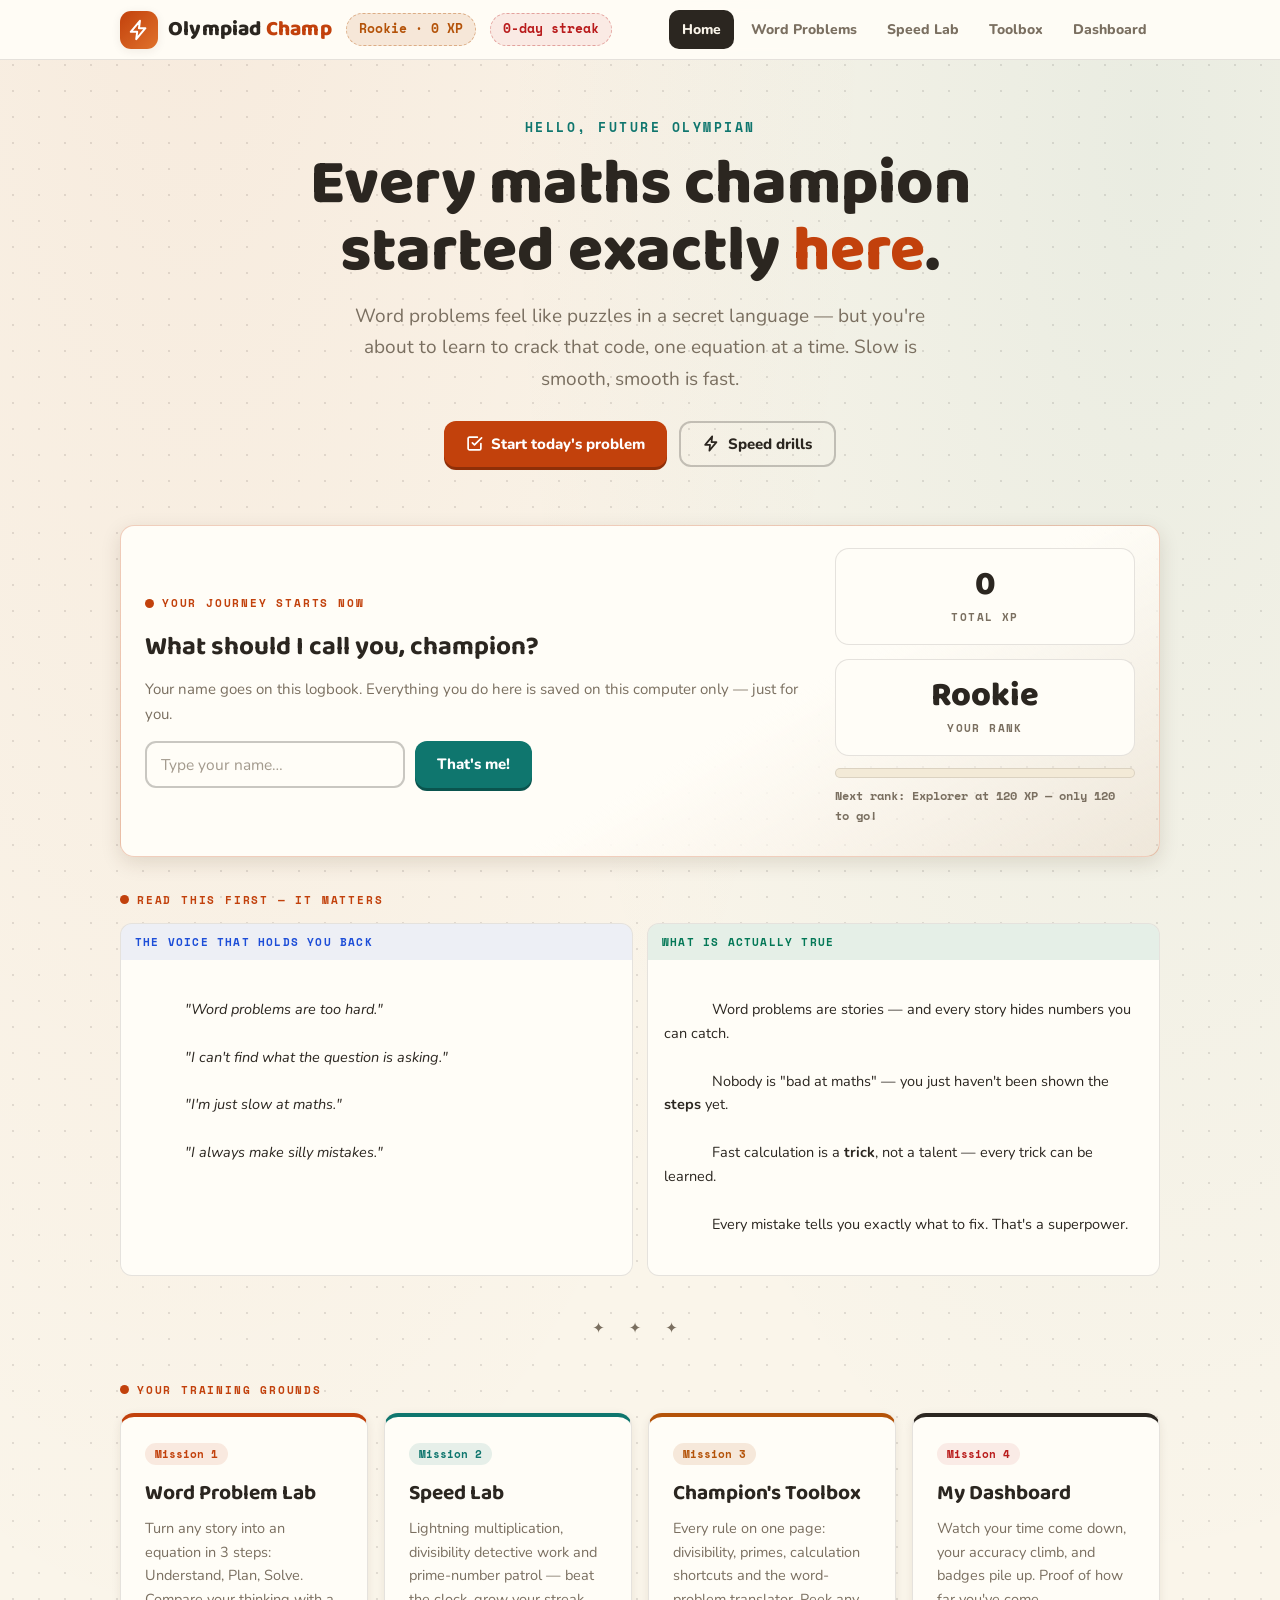
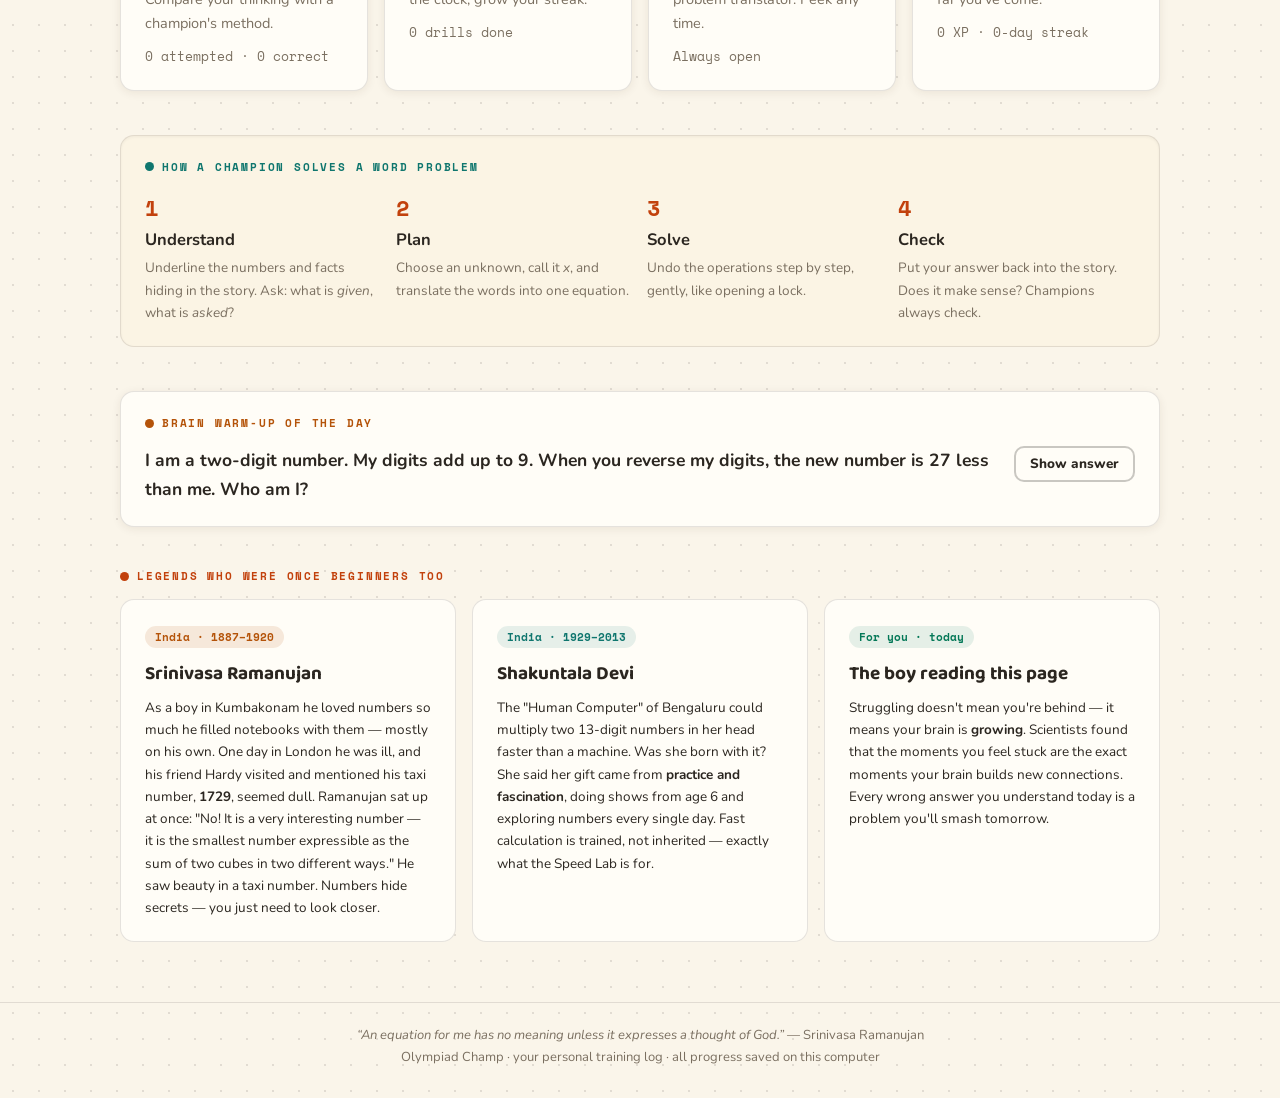
<file: index.html>
<!DOCTYPE html>
<html lang="en">
<head>
  <meta charset="UTF-8">
  <meta name="viewport" content="width=device-width, initial-scale=1.0">
  <title>Olympiad Champ — Home</title>
  <link rel="preconnect" href="https://fonts.googleapis.com">
  <link href="https://fonts.googleapis.com/css2?family=Baloo+2:wght@500;700;800&family=Nunito:ital,wght@0,400;0,600;0,700;0,800;1,400&family=Space+Mono:wght@400;700&display=swap" rel="stylesheet">
  <link rel="stylesheet" href="assets/style.css">
</head>
<body>
  <header class="topnav" id="topnav"></header>

  <section class="hero fade-in">
    <p class="hero__hello" id="hero-hello">HELLO, FUTURE OLYMPIAN</p>
    <h1 class="hero__title">Every maths champion<br>started exactly <em>here</em>.</h1>
    <p class="hero__sub">
      Word problems feel like puzzles in a secret language — but you're about to learn
      to crack that code, one equation at a time. Slow is smooth, smooth is fast.
    </p>
    <div style="display:flex;gap:12px;justify-content:center;flex-wrap:wrap;">
      <a class="btn btn--primary" href="word-problems.html">
        <svg viewBox="0 0 24 24" fill="none" stroke="currentColor" stroke-width="2.4" stroke-linecap="round" stroke-linejoin="round"><path d="M9 11l3 3L22 4"/><path d="M21 12v7a2 2 0 0 1-2 2H5a2 2 0 0 1-2-2V5a2 2 0 0 1 2-2h11"/></svg>
        Start today's problem</a>
      <a class="btn btn--ghost" href="speed-lab.html">
        <svg viewBox="0 0 24 24" fill="none" stroke="currentColor" stroke-width="2.4" stroke-linecap="round" stroke-linejoin="round"><path d="M13 2 3 14h7l-1 8 10-12h-7l1-8z"/></svg>
        Speed drills</a>
    </div>
  </section>

  <main class="wrap">

    <!-- ============ name card ============ -->
    <section class="card card--hero fade-in" style="--i:1; display:flex; gap:22px; align-items:center; flex-wrap:wrap; margin-bottom:34px;">
      <div style="flex:1 1 340px; min-width:0;">
        <p class="section-label">Your journey starts now</p>
        <h2 style="font-family:var(--font-display); font-size:26px; margin:0 0 8px;">What should I call you, champion?</h2>
        <p class="muted" style="margin:0 0 14px; font-size:15px;">Your name goes on this logbook. Everything you do here is saved on this computer only — just for you.</p>
        <div style="display:flex; gap:10px; flex-wrap:wrap;">
          <input type="text" id="name-input" placeholder="Type your name…" style="max-width:260px;" maxlength="20">
          <button class="btn btn--teal" id="name-save" type="button">That's me!</button>
        </div>
      </div>
      <div style="flex:0 1 300px; min-width:250px;" id="hero-progress">
        <div class="kpi-row">
          <div class="kpi"><div class="kpi__value" id="hp-xp">0</div><div class="kpi__label">Total XP</div></div>
          <div class="kpi"><div class="kpi__value" id="hp-level">Rookie</div><div class="kpi__label">Your Rank</div></div>
        </div>
        <div style="margin-top:12px; padding-bottom:6px;">
          <div class="pbar"><div class="pbar__fill" id="hp-bar"></div></div>
          <p class="timer-target" style="margin:8px 0 2px;" id="hp-next">Next rank: Explorer at 120 XP</p>
        </div>
      </div>
    </section>

    <!-- ============ why you struggle = reframe ============ -->
    <section class="fade-in" style="--i:2; margin-bottom:40px;">
      <p class="section-label">Read this first — it matters</p>
      <div class="compare">
        <div class="compare__panel">
          <div class="compare__head compare__head--me">The voice that holds you back</div>
          <div class="compare__body" style="font-style:italic;">
            "Word problems are too hard."<br>
            "I can't find what the question is asking."<br>
            "I'm just slow at maths."<br>
            "I always make silly mistakes."
          </div>
        </div>
        <div class="compare__panel">
          <div class="compare__head compare__head--champ">What is actually true</div>
          <div class="compare__body">
            Word problems are stories — and every story hides numbers you can catch.<br>
            Nobody is "bad at maths" — you just haven't been shown the <b>steps</b> yet.<br>
            Fast calculation is a <b>trick</b>, not a talent — every trick can be learned.<br>
            Every mistake tells you exactly what to fix. That's a superpower.
          </div>
        </div>
      </div>
    </section>

    <div class="divider">✦ ✦ ✦</div>

    <!-- ============ missions ============ -->
    <section class="fade-in" style="--i:3; margin-bottom:44px;">
      <p class="section-label">Your training grounds</p>
      <div class="grid" id="mission-grid" style="display:grid; grid-template-columns:repeat(auto-fit,minmax(240px,1fr)); gap:16px;">

        <a class="card card--elevated card--accent" href="word-problems.html" style="text-decoration:none; color:inherit; display:block;">
          <span class="tag">Mission 1</span>
          <h3 style="font-family:var(--font-display); font-size:21px; margin:10px 0 6px;">Word Problem Lab</h3>
          <p class="muted" style="margin:0 0 10px; font-size:14.5px;">Turn any story into an equation in 3 steps: Understand, Plan, Solve. Compare your thinking with a champion's method.</p>
          <span class="stat-strip"><span id="m-word">0 solved</span></span>
        </a>

        <a class="card card--elevated card--teal" href="speed-lab.html" style="text-decoration:none; color:inherit; display:block;">
          <span class="tag tag--teal">Mission 2</span>
          <h3 style="font-family:var(--font-display); font-size:21px; margin:10px 0 6px;">Speed Lab</h3>
          <p class="muted" style="margin:0 0 10px; font-size:14.5px;">Lightning multiplication, divisibility detective work and prime-number patrol — beat the clock, grow your streak.</p>
          <span class="stat-strip"><span id="m-speed">0 drills done</span></span>
        </a>

        <a class="card card--elevated card--amber" href="toolbox.html" style="text-decoration:none; color:inherit; display:block;">
          <span class="tag tag--amber">Mission 3</span>
          <h3 style="font-family:var(--font-display); font-size:21px; margin:10px 0 6px;">Champion's Toolbox</h3>
          <p class="muted" style="margin:0 0 10px; font-size:14.5px;">Every rule on one page: divisibility, primes, calculation shortcuts and the word-problem translator. Peek any time.</p>
          <span class="stat-strip"><span>Always open</span></span>
        </a>

        <a class="card card--elevated" href="dashboard.html" style="text-decoration:none; color:inherit; display:block; border-top:4px solid var(--ink);">
          <span class="tag" style="background:var(--red-dim); color:var(--red);">Mission 4</span>
          <h3 style="font-family:var(--font-display); font-size:21px; margin:10px 0 6px;">My Dashboard</h3>
          <p class="muted" style="margin:0 0 10px; font-size:14.5px;">Watch your time come down, your accuracy climb, and badges pile up. Proof of how far you've come.</p>
          <span class="stat-strip"><span id="m-dash">0 XP</span></span>
        </a>

      </div>
    </section>

    <!-- ============ how it works ============ -->
    <section class="card card--recessed fade-in" style="--i:4; margin-bottom:44px;">
      <p class="section-label section-label--teal">How a champion solves a word problem</p>
      <div style="display:grid; grid-template-columns:repeat(auto-fit,minmax(200px,1fr)); gap:14px;">
        <div>
          <div style="font-family:var(--font-mono); font-weight:700; font-size:22px; color:var(--accent);">1</div>
          <b>Understand</b>
          <p class="muted small" style="margin:4px 0 0;">Underline the numbers and facts hiding in the story. Ask: what is <i>given</i>, what is <i>asked</i>?</p>
        </div>
        <div>
          <div style="font-family:var(--font-mono); font-weight:700; font-size:22px; color:var(--accent);">2</div>
          <b>Plan</b>
          <p class="muted small" style="margin:4px 0 0;">Choose an unknown, call it <i>x</i>, and translate the words into one equation.</p>
        </div>
        <div>
          <div style="font-family:var(--font-mono); font-weight:700; font-size:22px; color:var(--accent);">3</div>
          <b>Solve</b>
          <p class="muted small" style="margin:4px 0 0;">Undo the operations step by step, gently, like opening a lock.</p>
        </div>
        <div>
          <div style="font-family:var(--font-mono); font-weight:700; font-size:22px; color:var(--accent);">4</div>
          <b>Check</b>
          <p class="muted small" style="margin:4px 0 0;">Put your answer back into the story. Does it make sense? Champions always check.</p>
        </div>
      </div>
    </section>

    <!-- ============ daily challenge ============ -->
    <section class="card card--elevated fade-in" style="--i:5; margin-bottom:20px;">
      <p class="section-label section-label--amber">Brain warm-up of the day</p>
      <div style="display:flex; gap:18px; align-items:flex-start; flex-wrap:wrap;">
        <p id="daily-q" style="flex:1 1 380px; font-size:17.5px; margin:0; font-weight:700;"></p>
        <div style="display:flex; gap:8px; flex-wrap:wrap;">
          <button class="btn btn--small btn--ghost" id="daily-reveal" type="button">Show answer</button>
        </div>
      </div>
      <div class="callout callout--green" id="daily-a" style="display:none;"></div>
    </section>

    <!-- ============ legends ============ -->
    <section class="fade-in" style="--i:6; margin-top:40px;">
      <p class="section-label">Legends who were once beginners too</p>
      <div style="display:grid; grid-template-columns:repeat(auto-fit,minmax(280px,1fr)); gap:16px;">

        <div class="card">
          <span class="tag tag--amber">India · 1887–1920</span>
          <h3 style="font-family:var(--font-display); font-size:19px; margin:10px 0 6px;">Srinivasa Ramanujan</h3>
          <p class="small" style="margin:0;">As a boy in Kumbakonam he loved numbers so much he filled notebooks with them — mostly on his own. One day in London he was ill, and his friend Hardy visited and mentioned his taxi number, <b>1729</b>, seemed dull. Ramanujan sat up at once: "No! It is a very interesting number — it is the smallest number expressible as the sum of two cubes in two different ways." He saw beauty in a taxi number. Numbers hide secrets — you just need to look closer.</p>
        </div>

        <div class="card">
          <span class="tag tag--teal">India · 1929–2013</span>
          <h3 style="font-family:var(--font-display); font-size:19px; margin:10px 0 6px;">Shakuntala Devi</h3>
          <p class="small" style="margin:0;">The "Human Computer" of Bengaluru could multiply two 13-digit numbers in her head faster than a machine. Was she born with it? She said her gift came from <b>practice and fascination</b>, doing shows from age 6 and exploring numbers every single day. Fast calculation is trained, not inherited — exactly what the Speed Lab is for.</p>
        </div>

        <div class="card">
          <span class="tag tag--green">For you · today</span>
          <h3 style="font-family:var(--font-display); font-size:19px; margin:10px 0 6px;">The boy reading this page</h3>
          <p class="small" style="margin:0;">Struggling doesn't mean you're behind — it means your brain is <b>growing</b>. Scientists found that the moments you feel stuck are the exact moments your brain builds new connections. Every wrong answer you understand today is a problem you'll smash tomorrow.</p>
        </div>

      </div>
    </section>

  </main>

  <footer>
    <q>An equation for me has no meaning unless it expresses a thought of God.</q> — Srinivasa Ramanujan<br>
    Olympiad Champ · your personal training log · all progress saved on this computer
  </footer>

  <script src="assets/app.js"></script>
  <script>
  (function () {
    OC.buildNav('home');
    var S = OC.STATE;

    /* name card */
    var nameInput = OC.$('#name-input');
    function applyName() {
      var n = (S.name || '').trim();
      var hello = OC.$('#hero-hello');
      if (n) hello.textContent = 'HELLO, ' + n.toUpperCase() + ' — FUTURE OLYMPIAN';
    }
    applyName();
    OC.$('#name-save').addEventListener('click', function () {
      var v = nameInput.value.trim();
      if (!v) return;
      S.name = v;
      OC.save();
      applyName();
      nameInput.blur();
    });
    nameInput.addEventListener('keydown', function (e) { if (e.key === 'Enter') OC.$('#name-save').click(); });

    /* progress snapshot */
    var lv = OC.levelOf(S.xp);
    OC.$('#hp-xp').textContent = S.xp;
    OC.$('#hp-level').textContent = lv.level.name;
    OC.$('#hp-bar').style.width = lv.pct + '%';
    OC.$('#hp-next').textContent = lv.next
      ? 'Next rank: ' + lv.next.name + ' at ' + lv.next.min + ' XP — only ' + (lv.next.min - S.xp) + ' to go!'
      : 'Highest rank achieved. Legendary!';

    var words = S.attempts.filter(function (a) { return a.kind === 'word'; }).length;
    var drills = S.attempts.filter(function (a) { return a.kind === 'drill'; }).length;
    OC.$('#m-word').textContent = words + ' attempted · ' + S.attempts.filter(function (a) { return a.kind === 'word' && a.correct; }).length + ' correct';
    OC.$('#m-speed').textContent = drills + ' drills done';
    OC.$('#m-dash').textContent = S.xp + ' XP · ' + (S.streak.count || 0) + '-day streak';

    /* daily challenge — deterministic by date */
    var DAILY = [
      { q: 'A snail climbs up a 10-metre wall. Each day it climbs 3 m but slips back 2 m at night. On which day does it reach the top?', a: 'Day 8. Each full day-night cycle gains 1 m (climb 3, slip 2). After 7 cycles it is at 7 m. On day 8 it climbs 3 m — 7 + 3 = 10 — and it is out, so it does not slip back. The trick: on the LAST day there is no slip!' },
      { q: 'Using each of the digits 1, 2, 3 and 4 exactly once, and only + or − signs, can you make the number 10?', a: 'Yes — and the answer hides in plain sight: 1 + 2 + 3 + 4 = 10. Champions always try the simple path first before hunting for clever ones!' },
      { q: 'I am a two-digit number. My digits add up to 9. When you reverse my digits, the new number is 27 less than me. Who am I?', a: 'Digits a + b = 9. Reversed number is 27 less, so (10a + b) − (10b + a) = 27, giving 9(a − b) = 27, so a − b = 3. Then a = 6, b = 3. The number is 63 — reverse 36, and indeed 63 − 36 = 27.' },
      { q: 'How many times does the digit 7 appear when you write all numbers from 1 to 100?', a: '20 times. Units place: 7, 17, 27 … 97 — that is 10 times. Tens place: 70, 71, 72 … 79 — another 10. Total 10 + 10 = 20. Careful counting beats fast guessing!' },
      { q: 'Three friends split a restaurant bill of ₹750 equally. Then one friend pays for everyone and the others pay him back. How much does each of the other two owe him?', a: 'Each share is 750 ÷ 3 = ₹250. The paying friend already spent his own ₹250, so each friend owes him exactly ₹250. Equal sharing is just division hiding inside a story.' }
    ];
    var dayIndex = Math.floor(Date.now() / 86400000) % DAILY.length;
    var today = DAILY[dayIndex];
    OC.$('#daily-q').textContent = today.q;
    var revealBtn = OC.$('#daily-reveal');
    var ansBox = OC.$('#daily-a');
    revealBtn.addEventListener('click', function () {
      if (ansBox.style.display === 'none') {
        ansBox.innerHTML = '<h4>Answer</h4><p style="margin:0;">' + today.a + '</p>';
        ansBox.style.display = 'block';
        revealBtn.textContent = 'Hide answer';
      } else {
        ansBox.style.display = 'none';
        revealBtn.textContent = 'Show answer';
      }
    });
  })();
  </script>
</body>
</html>
</file>
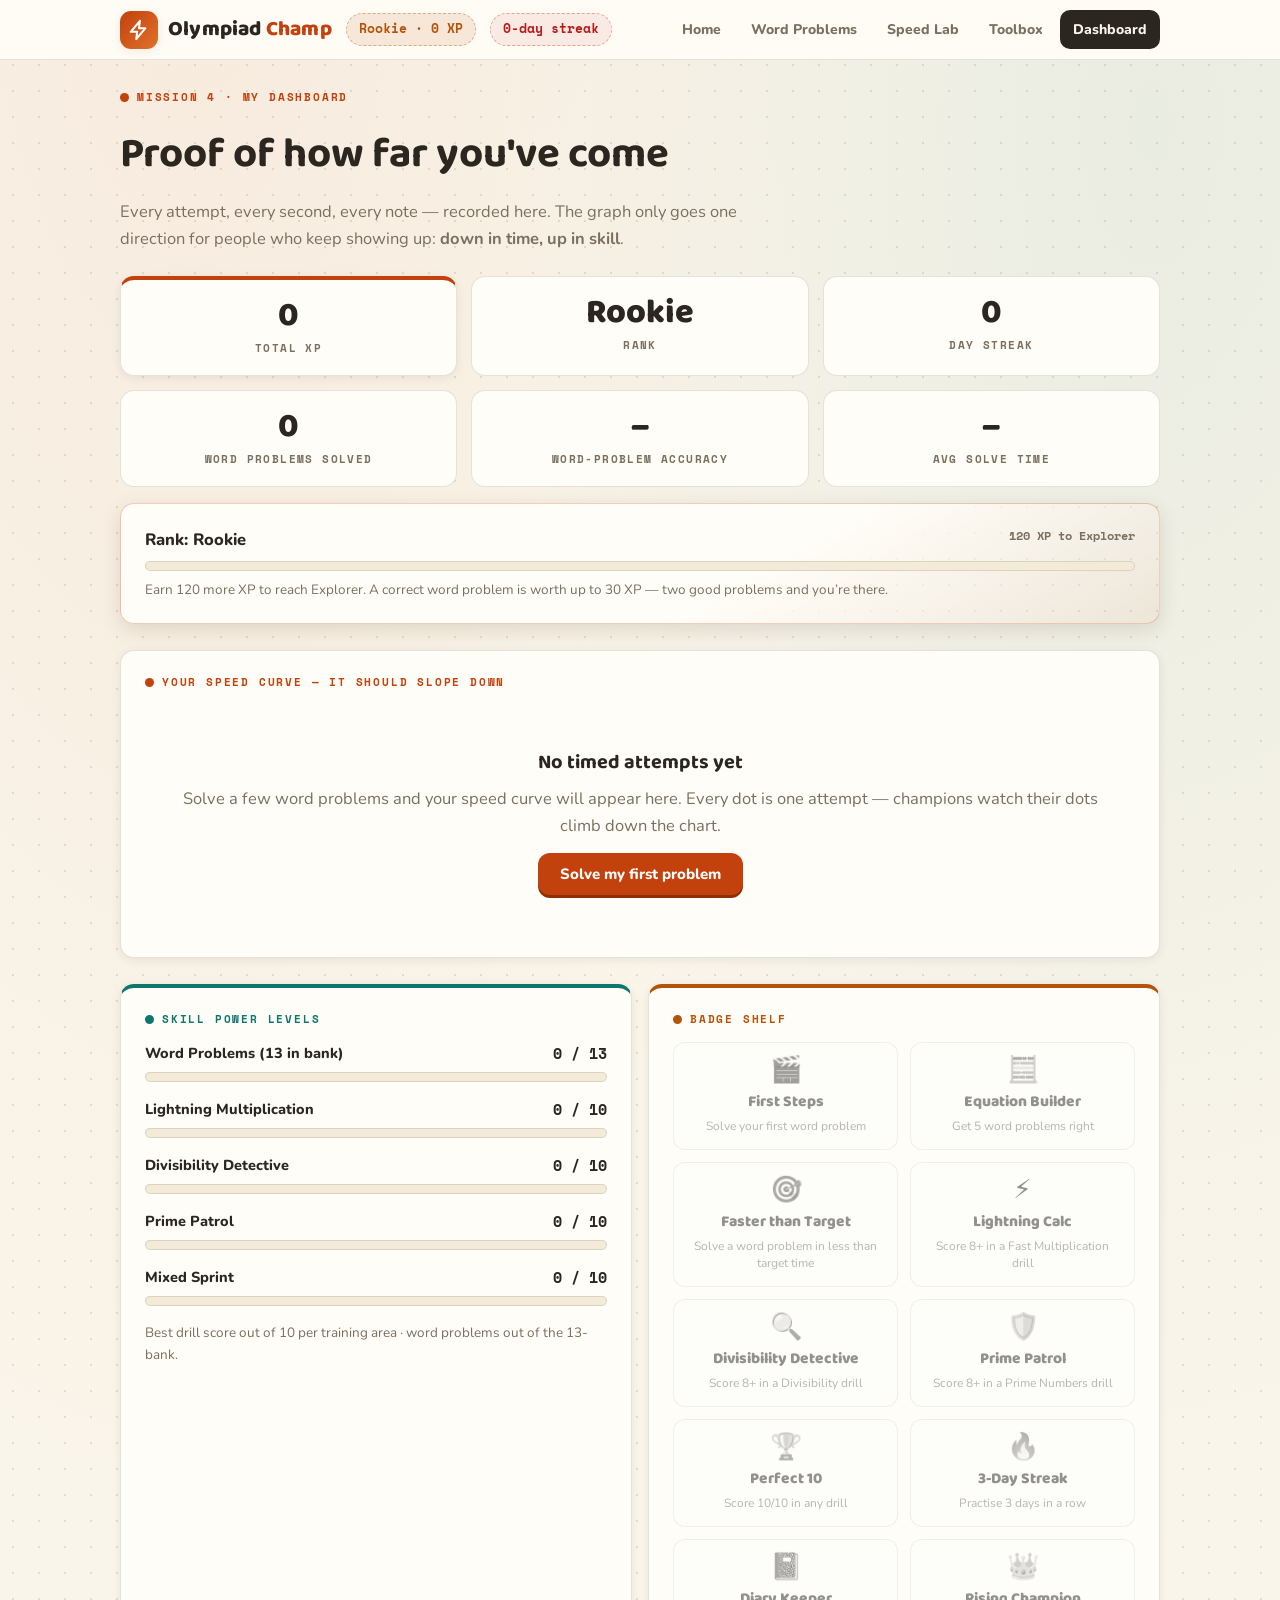
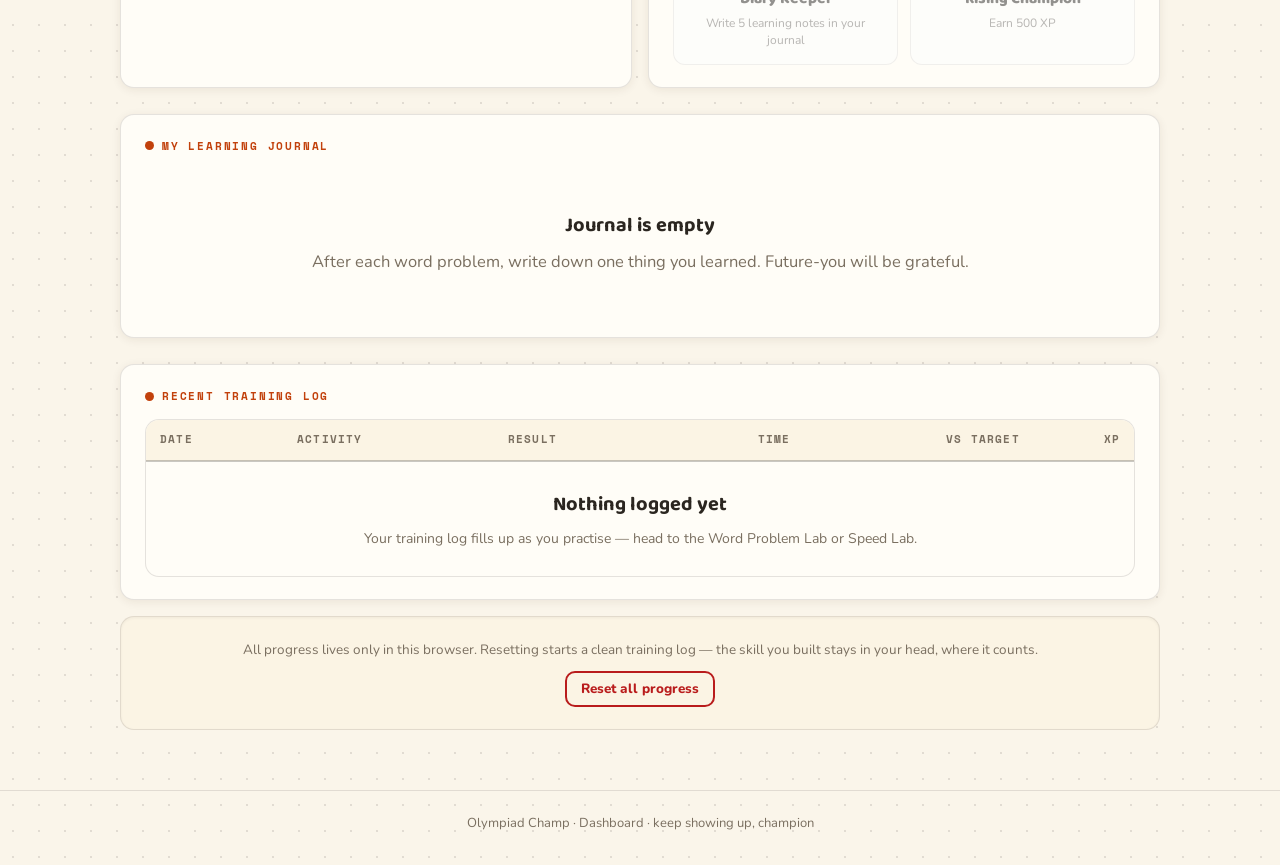
<file: dashboard.html>
<!DOCTYPE html>
<html lang="en">
<head>
  <meta charset="UTF-8">
  <meta name="viewport" content="width=device-width, initial-scale=1.0">
  <title>My Dashboard — Olympiad Champ</title>
  <link rel="preconnect" href="https://fonts.googleapis.com">
  <link href="https://fonts.googleapis.com/css2?family=Baloo+2:wght@500;700;800&family=Nunito:ital,wght@0,400;0,600;0,700;0,800;1,400&family=Space+Mono:wght@400;700&display=swap" rel="stylesheet">
  <link rel="stylesheet" href="assets/style.css">
  <style>
    .badge-grid { display: grid; grid-template-columns: repeat(auto-fill, minmax(180px, 1fr)); gap: 12px; }
    .badge-card {
      border: 1.5px solid var(--border); border-radius: 12px; padding: 14px 16px;
      background: var(--surface); text-align: center;
    }
    .badge-card.is-earned { border-color: var(--amber); background: var(--amber-dim); }
    .badge-card.is-locked { opacity: 0.5; filter: grayscale(1); }
    .badge-card__icon { font-size: 26px; line-height: 1; }
    .badge-card__name { font-family: var(--font-display); font-weight: 800; font-size: 15.5px; margin: 6px 0 3px; }
    .badge-card__desc { font-size: 12px; color: var(--ink-dim); line-height: 1.45; }
    .skill-row { margin-bottom: 16px; }
    .skill-row__top { display: flex; justify-content: space-between; font-size: 14.5px; font-weight: 800; margin-bottom: 6px; gap: 10px; }
    .chart-box { background: var(--surface-2); border: 1px dashed var(--border-bright); border-radius: 12px; padding: 14px; }
    .empty-note { text-align: center; padding: 40px 20px; color: var(--ink-dim); }
    .empty-note b { font-family: var(--font-display); font-size: 20px; display: block; margin-bottom: 6px; color: var(--ink); }
  </style>
</head>
<body>
  <header class="topnav" id="topnav"></header>

  <main class="wrap">
    <p class="section-label">Mission 4 · My Dashboard</p>
    <h1 style="font-family:var(--font-display); font-size:clamp(30px,4.5vw,42px); margin:0 0 8px;">Proof of how far you've come</h1>
    <p class="muted" style="max-width:680px; margin:0 0 24px;">
      Every attempt, every second, every note — recorded here. The graph only goes one direction for people who keep showing up: <b>down in time, up in skill</b>.
    </p>

    <!-- KPI rows: two rows of three so cards never break unevenly on iPad/tablet widths -->
    <div class="kpi-row" style="margin-bottom:14px;">
      <div class="kpi card--elevated" style="border-top:4px solid var(--accent);"><div class="kpi__value" id="k-xp">0</div><div class="kpi__label">Total XP</div></div>
      <div class="kpi"><div class="kpi__value" id="k-level">Rookie</div><div class="kpi__label">Rank</div></div>
      <div class="kpi"><div class="kpi__value" id="k-streak">0</div><div class="kpi__label">Day streak</div></div>
    </div>
    <div class="kpi-row" style="margin-bottom:16px;">
      <div class="kpi"><div class="kpi__value" id="k-solved">0</div><div class="kpi__label">Word problems solved</div></div>
      <div class="kpi"><div class="kpi__value" id="k-acc">–</div><div class="kpi__label">Word-problem accuracy</div></div>
      <div class="kpi"><div class="kpi__value" id="k-time">–</div><div class="kpi__label">Avg solve time</div></div>
    </div>
    <div class="card card--hero" style="margin-bottom:26px;">
      <div style="display:flex; justify-content:space-between; font-weight:800; margin-bottom:8px;">
        <span id="rank-line">Rank progress</span><span class="timer-target" id="rank-next"></span>
      </div>
      <div class="pbar"><div class="pbar__fill" id="rank-bar"></div></div>
      <div class="small muted" style="margin-top:8px;" id="rank-hint"></div>
    </div>

    <!-- time trend -->
    <section class="card card--elevated" style="margin-bottom:26px;">
      <p class="section-label">Your speed curve — it should slope DOWN</p>
      <div id="chart-empty" class="empty-note" style="display:none;">
        <b>No timed attempts yet</b>
        Solve a few word problems and your speed curve will appear here.
        Every dot is one attempt — champions watch their dots climb down the chart.
        <div style="margin-top:14px;"><a class="btn btn--primary" href="word-problems.html" style="text-decoration:none;">Solve my first problem</a></div>
      </div>
      <div class="chart-box" id="chart-box" style="display:none;">
        <canvas id="time-chart" height="260"></canvas>
        <p class="small muted" style="margin:10px 0 0; text-align:center;">
          Each dot = one word problem attempt (time taken). Green dots = correct. The dashed line = the Olympian target. The line through the dots is your trend — downward is victory.
        </p>
      </div>
    </section>

    <div style="display:grid; grid-template-columns:1fr 1fr; gap:16px; margin-bottom:26px;" class="dash-2col">
      <!-- skills -->
      <section class="card card--elevated card--teal">
        <p class="section-label section-label--teal">Skill power levels</p>
        <div id="skill-list"></div>
        <p class="small muted" style="margin:12px 0 0;">Best drill score out of 10 per training area · word problems out of the 13-bank.</p>
      </section>

      <!-- badges -->
      <section class="card card--elevated card--amber">
        <p class="section-label section-label--amber">Badge shelf</p>
        <div class="badge-grid" id="badge-grid"></div>
      </section>
    </div>

    <!-- journal -->
    <section class="card card--elevated" style="margin-bottom:26px;">
      <p class="section-label">My learning journal</p>
      <div id="journal-list"></div>
    </section>

    <!-- history -->
    <section class="card card--elevated" style="margin-bottom:16px;">
      <p class="section-label">Recent training log</p>
      <div class="table-wrap"><div class="table-scroll">
        <table class="data">
          <thead><tr><th>Date</th><th>Activity</th><th>Result</th><th class="num">Time</th><th class="num">vs target</th><th class="num">XP</th></tr></thead>
          <tbody id="history-body"></tbody>
        </table>
      </div></div>
    </section>

    <section class="card card--recessed" style="text-align:center;">
      <p class="small muted" style="margin:0 0 10px;">
        All progress lives only in this browser. Resetting starts a clean training log — the skill you built stays in your head, where it counts.
      </p>
      <button class="btn btn--ghost btn--small" id="reset-btn" type="button" style="color:var(--red); border-color:var(--red);">Reset all progress</button>
    </section>
  </main>

  <footer>
    Olympiad Champ · Dashboard · keep showing up, champion
  </footer>

  <script src="assets/app.js"></script>
  <script>
  (function () {
    OC.buildNav('dash');
    var S = OC.STATE;
    var el = function (id) { return document.getElementById(id); };

    /* ---------- KPIs ---------- */
    var words = S.attempts.filter(function (a) { return a.kind === 'word'; });
    var wordsCorrect = words.filter(function (a) { return a.correct; });
    var lv = OC.levelOf(S.xp);

    el('k-xp').textContent = S.xp;
    el('k-level').textContent = lv.level.name;
    el('k-streak').textContent = S.streak.count || 0;
    el('k-solved').textContent = wordsCorrect.length;
    el('k-acc').textContent = words.length ? Math.round(100 * wordsCorrect.length / words.length) + '%' : '–';
    el('k-time').textContent = wordsCorrect.length ? OC.fmtTime(Math.round(wordsCorrect.reduce(function (t, a) { return t + a.timeSec; }, 0) / wordsCorrect.length)) : '–';

    el('rank-bar').style.width = lv.pct + '%';
    el('rank-line').textContent = 'Rank: ' + lv.level.name;
    el('rank-next').textContent = lv.next ? (lv.next.min - S.xp) + ' XP to ' + lv.next.name : 'MAX';
    el('rank-hint').textContent = lv.next
      ? 'Earn ' + (lv.next.min - S.xp) + ' more XP to reach ' + lv.next.name + '. A correct word problem is worth up to 30 XP — two good problems and you’re there.'
      : 'You’ve reached the highest rank. Legendary — now defend it!';

    /* ---------- time chart ---------- */
    var chartData = words.map(function (a, i) { return { t: a.timeSec, ok: a.correct, target: a.targetSec, n: i + 1 }; });

    function drawChart() {
      var canvas = el('time-chart');
      var box = el('chart-box');
      var empty = el('chart-empty');
      if (!chartData.length) { empty.style.display = 'block'; box.style.display = 'none'; return; }
      empty.style.display = 'none'; box.style.display = 'block';

      var W = Math.max(box.clientWidth - 28, 320);
      var H = 260;
      var dpr = window.devicePixelRatio || 1;
      canvas.width = W * dpr; canvas.height = H * dpr;
      canvas.style.width = W + 'px';
      var ctx = canvas.getContext('2d');
      if (!ctx) return;   // no canvas support — KPIs still work
      ctx.scale(dpr, dpr);

      var padL = 42, padR = 14, padT = 16, padB = 30;
      var maxT = Math.max(60, Math.ceil(Math.max.apply(null, chartData.map(function (d) { return Math.max(d.t, d.target); })) / 30) * 30);
      var x = function (i) { return padL + (i / Math.max(1, chartData.length - 1)) * (W - padL - padR); };
      var y = function (t) { return padT + (1 - t / maxT) * (H - padT - padB); };

      ctx.clearRect(0, 0, W, H);

      /* grid */
      ctx.strokeStyle = 'rgba(43,38,32,.1)'; ctx.lineWidth = 1;
      ctx.fillStyle = 'rgba(43,38,32,.55)'; ctx.font = '11px "Space Mono", monospace';
      var steps = 4;
      for (var g = 0; g <= steps; g++) {
        var tt = (maxT / steps) * g;
        var yy = y(tt);
        ctx.beginPath(); ctx.moveTo(padL, yy); ctx.lineTo(W - padR, yy); ctx.stroke();
        ctx.fillText(OC.fmtTime(Math.round(tt)), 4, yy + 4);
      }

      /* target line (avg target) */
      var avgTarget = chartData.reduce(function (s, d) { return s + d.target; }, 0) / chartData.length;
      if (avgTarget <= maxT) {
        ctx.strokeStyle = 'rgba(180,83,9,.75)'; ctx.setLineDash([6, 5]); ctx.lineWidth = 1.6;
        ctx.beginPath(); ctx.moveTo(padL, y(avgTarget)); ctx.lineTo(W - padR, y(avgTarget)); ctx.stroke();
        ctx.setLineDash([]);
        ctx.fillStyle = 'rgba(180,83,9,1)';
        ctx.fillText('target ' + OC.fmtTime(Math.round(avgTarget)), W - padR - 96, y(avgTarget) - 6);
      }

      /* trend line (simple moving regression) */
      if (chartData.length >= 2) {
        var n = chartData.length;
        var sumX = 0, sumY = 0, sumXY = 0, sumXX = 0;
        chartData.forEach(function (d, i) { sumX += i; sumY += d.t; sumXY += i * d.t; sumXX += i * i; });
        var slope = (n * sumXY - sumX * sumY) / (n * sumXX - sumX * sumX || 1);
        var intercept = (sumY - slope * sumX) / n;
        var c1 = intercept, c2 = slope * (n - 1) + intercept;
        ctx.strokeStyle = 'rgba(194,65,12,.45)'; ctx.lineWidth = 2.2;
        ctx.beginPath(); ctx.moveTo(x(0), Math.min(Math.max(y(c1), padT), H - padB)); ctx.lineTo(x(n - 1), Math.min(Math.max(y(c2), padT), H - padB)); ctx.stroke();
      }

      /* dots */
      chartData.forEach(function (d, i) {
        ctx.beginPath();
        ctx.arc(x(i), y(d.t), 6, 0, Math.PI * 2);
        ctx.fillStyle = d.ok ? '#047857' : '#b45309';
        ctx.fill();
        ctx.strokeStyle = '#fffdf7'; ctx.lineWidth = 2; ctx.stroke();
      });

      /* x labels */
      ctx.fillStyle = 'rgba(43,38,32,.55)';
      chartData.forEach(function (d, i) {
        if (chartData.length <= 12 || i % Math.ceil(chartData.length / 10) === 0 || i === chartData.length - 1) {
          ctx.fillText('#' + d.n, x(i) - 8, H - 10);
        }
      });
    }

    /* ---------- skill bars ---------- */
    function bestDrill(drill) {
      var best = 0;
      S.attempts.forEach(function (a) { if (a.kind === 'drill' && a.drill === drill) best = Math.max(best, a.correct); });
      return best;
    }
    var solvedWordIds = {};
    wordsCorrect.forEach(function (a) { solvedWordIds[a.id] = true; });
    var skillData = [
      { name: 'Word Problems (13 in bank)', val: Object.keys(solvedWordIds).length, max: 13, cls: '' },
      { name: 'Lightning Multiplication', val: bestDrill('fast-mult'), max: 10, cls: 'pbar__fill--teal' },
      { name: 'Divisibility Detective', val: bestDrill('divis'), max: 10, cls: 'pbar__fill--teal' },
      { name: 'Prime Patrol', val: bestDrill('prime'), max: 10, cls: 'pbar__fill--teal' },
      { name: 'Mixed Sprint', val: bestDrill('mixed'), max: 10, cls: 'pbar__fill--teal' }
    ];
    var skillHtml = '';
    skillData.forEach(function (s) {
      skillHtml += '<div class="skill-row"><div class="skill-row__top"><span>' + s.name + '</span><span style="font-family:var(--font-mono);">' + s.val + ' / ' + s.max + '</span></div>' +
        '<div class="pbar"><div class="pbar__fill ' + s.cls + '" style="width:' + Math.round(100 * s.val / s.max) + '%;"></div></div></div>';
    });
    el('skill-list').innerHTML = skillHtml;

    /* ---------- badges ---------- */
    var icons = { first: '🎬', equation5: '🧮', fast: '🎯', lightning: '⚡', divisible: '🔍', prime: '🛡️', perfect: '🏆', streak3: '🔥', journal5: '📓', champ500: '👑' };
    var badgeHtml = '';
    OC.BADGES.forEach(function (b) {
      var earned = !!S.badges[b.id];
      badgeHtml += '<div class="badge-card ' + (earned ? 'is-earned' : 'is-locked') + '">' +
        '<div class="badge-card__icon">' + (icons[b.id] || '⭐') + '</div>' +
        '<div class="badge-card__name">' + b.name + '</div>' +
        '<div class="badge-card__desc">' + b.desc + '</div>' +
        (earned ? '<div class="tag tag--amber" style="margin-top:6px;">' + OC.fmtDate(S.badges[b.id]) + '</div>' : '') +
        '</div>';
    });
    el('badge-grid').innerHTML = badgeHtml;

    /* ---------- journal ---------- */
    var jHtml = '';
    if (!S.journal.length) {
      jHtml = '<div class="empty-note"><b>Journal is empty</b>After each word problem, write down one thing you learned. Future-you will be grateful.</div>';
    } else {
      S.journal.slice().reverse().forEach(function (j) {
        jHtml += '<div class="callout callout--teal" style="margin:10px 0;"><h4>' + OC.esc(j.problemTitle) + ' <span class="timer-target">' + OC.fmtDate(j.ts) + '</span></h4><p style="margin:0;">' + OC.esc(j.note) + '</p></div>';
      });
    }
    el('journal-list').innerHTML = jHtml;

    /* ---------- history ---------- */
    var rows = '';
    S.attempts.slice(-15).reverse().forEach(function (a) {
      var activity = a.kind === 'word'
        ? 'Word Problem: ' + OC.esc(a.title || '')
        : 'Drill: ' + OC.esc(a.title || a.drill || '');
      var result = a.kind === 'word'
        ? (a.correct ? '<span class="tag tag--green">correct</span>' : '<span class="tag tag--red">revisit</span>')
        : (a.correct >= 8 ? '<span class="tag tag--green">' + a.correct + '/' + a.total + '</span>' : '<span class="tag tag--amber">' + a.correct + '/' + a.total + '</span>');
      var vs = a.kind === 'word'
        ? (a.timeSec < a.targetSec ? '<span style="color:var(--green); font-weight:700;">−' + (a.targetSec - a.timeSec) + 's</span>' : '<span style="color:var(--amber); font-weight:700;">+' + (a.timeSec - a.targetSec) + 's</span>')
        : '–';
      rows += '<tr><td>' + OC.fmtDate(a.ts) + '</td><td>' + activity + '</td><td>' + result + '</td><td class="num">' + OC.fmtTime(a.timeSec) + '</td><td class="num">' + vs + '</td><td class="num">+' + a.xp + '</td></tr>';
    });
    if (!rows) rows = '<tr><td colspan="6" class="empty-note" style="padding:26px;"><b>Nothing logged yet</b>Your training log fills up as you practise — head to the Word Problem Lab or Speed Lab.</td></tr>';
    el('history-body').innerHTML = rows;

    /* ---------- reset ---------- */
    el('reset-btn').addEventListener('click', function () {
      var okMsg = 'Really reset ALL progress? This erases XP, badges, journal and history from this browser. OK to continue?';
      if (window.confirm(okMsg)) {
        localStorage.removeItem('oc_state');
        location.reload();
      }
    });

    drawChart();
    window.addEventListener('resize', drawChart);
  })();
  </script>
</body>
</html>
</file>
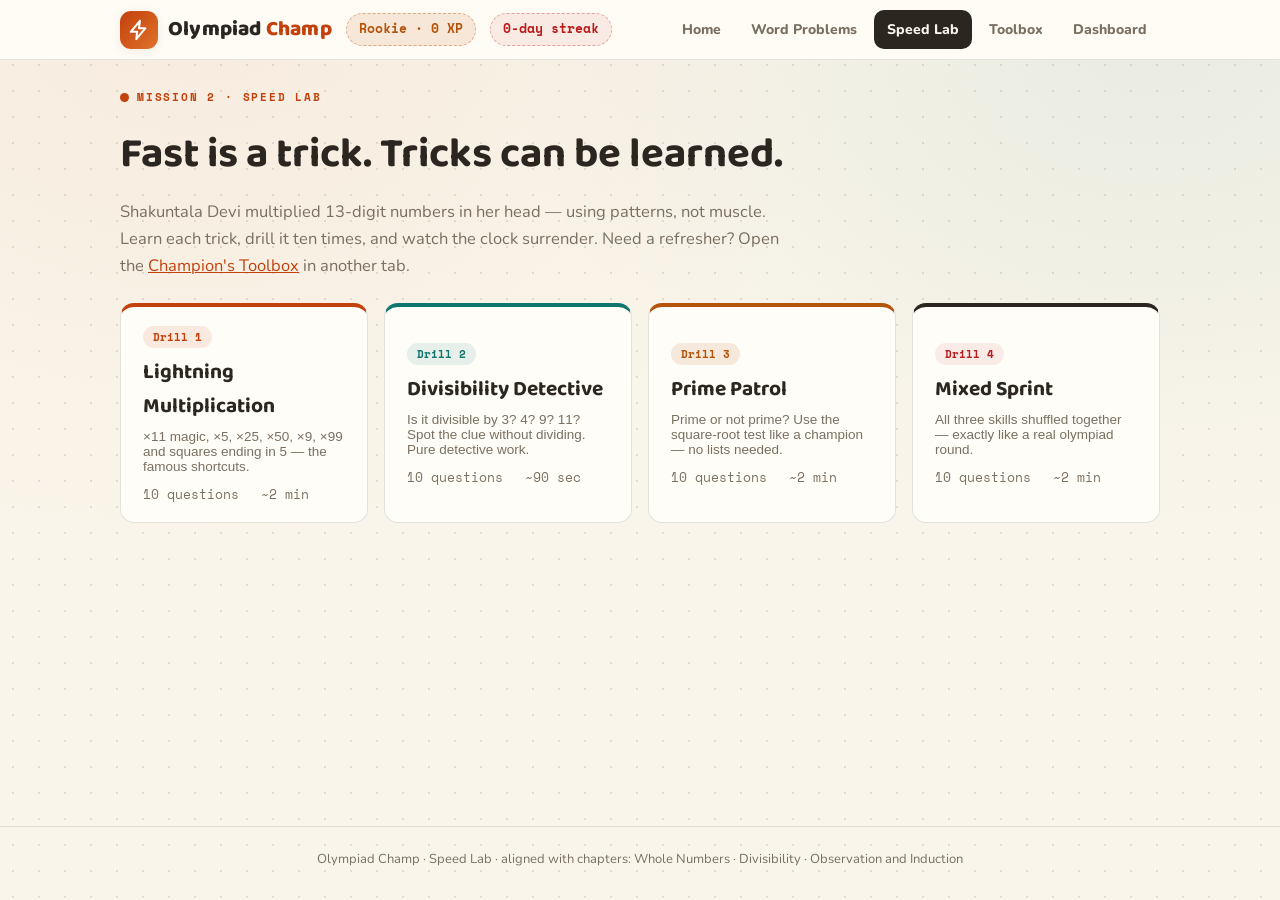
<file: speed-lab.html>
<!DOCTYPE html>
<html lang="en">
<head>
  <meta charset="UTF-8">
  <meta name="viewport" content="width=device-width, initial-scale=1.0">
  <title>Speed Lab — Olympiad Champ</title>
  <link rel="preconnect" href="https://fonts.googleapis.com">
  <link href="https://fonts.googleapis.com/css2?family=Baloo+2:wght@500;700;800&family=Nunito:ital,wght@0,400;0,600;0,700;0,800;1,400&family=Space+Mono:wght@400;700&display=swap" rel="stylesheet">
  <link rel="stylesheet" href="assets/style.css">
  <style>
    .mode-card {
      text-align: left; text-decoration: none; color: inherit; cursor: pointer;
      background: var(--surface); border: 1px solid var(--border); border-radius: var(--radius);
      padding: 22px 22px 18px; display: block; transition: transform .15s ease, box-shadow .15s ease;
    }
    .mode-card:hover { transform: translateY(-3px); box-shadow: var(--shadow-lift); }
    .question-big {
      font-family: var(--font-mono); font-size: clamp(40px, 8vw, 72px); font-weight: 700;
      text-align: center; letter-spacing: 2px; margin: 18px 0 6px; font-variant-numeric: tabular-nums;
    }
    .yn-row { display: flex; gap: 14px; justify-content: center; margin-top: 18px; }
    .yn-btn {
      font-family: var(--font-display); font-weight: 800; font-size: 22px;
      padding: 14px 46px; border-radius: 14px; border: 3px solid var(--border-bright);
      background: var(--surface); color: var(--ink); cursor: pointer; transition: all .12s ease;
    }
    .yn-btn:hover { border-color: var(--teal); color: var(--teal); transform: scale(1.04); }
    .drill-hud {
      display: flex; align-items: center; gap: 14px; flex-wrap: wrap;
      background: var(--surface-2); border: 1px solid var(--border); border-radius: 12px;
      padding: 12px 16px;
    }
    .hud-item { font-family: var(--font-mono); font-size: 13px; font-weight: 700; color: var(--ink-dim); }
    .hud-item b { color: var(--ink); }
    .progress-dots { display: flex; gap: 5px; margin-left: auto; }
    .pdot { width: 13px; height: 13px; border-radius: 50%; border: 2px solid var(--border-bright); }
    .pdot--right { background: var(--green); border-color: var(--green); }
    .pdot--wrong { background: var(--red); border-color: var(--red); }
    .pdot--now { border-color: var(--accent); }
    .streak-flame { color: var(--amber); font-weight: 800; }
  </style>
</head>
<body>
  <header class="topnav" id="topnav"></header>

  <main class="wrap">

    <div id="mode-select">
      <p class="section-label">Mission 2 · Speed Lab</p>
      <h1 style="font-family:var(--font-display); font-size:clamp(30px,4.5vw,42px); margin:0 0 8px;">Fast is a trick. Tricks can be learned.</h1>
      <p class="muted" style="max-width:680px; margin:0 0 24px;">
        Shakuntala Devi multiplied 13-digit numbers in her head — using patterns, not muscle.
        Learn each trick, drill it ten times, and watch the clock surrender.
        Need a refresher? Open the <a href="toolbox.html" style="color:var(--accent);">Champion's Toolbox</a> in another tab.
      </p>

      <div style="display:grid; grid-template-columns:repeat(auto-fit,minmax(240px,1fr)); gap:16px;">
        <button class="mode-card card--accent" data-drill="fast-mult" type="button" style="border-top:4px solid var(--accent);">
          <span class="tag">Drill 1</span>
          <h3 style="font-family:var(--font-display); font-size:21px; margin:10px 0 6px;">Lightning Multiplication</h3>
          <p class="muted small" style="margin:0 0 10px;">×11 magic, ×5, ×25, ×50, ×9, ×99 and squares ending in 5 — the famous shortcuts.</p>
          <span class="stat-strip"><span>10 questions</span><span>~2 min</span></span>
        </button>
        <button class="mode-card" data-drill="divis" type="button" style="border-top:4px solid var(--teal);">
          <span class="tag tag--teal">Drill 2</span>
          <h3 style="font-family:var(--font-display); font-size:21px; margin:10px 0 6px;">Divisibility Detective</h3>
          <p class="muted small" style="margin:0 0 10px;">Is it divisible by 3? 4? 9? 11? Spot the clue without dividing. Pure detective work.</p>
          <span class="stat-strip"><span>10 questions</span><span>~90 sec</span></span>
        </button>
        <button class="mode-card" data-drill="prime" type="button" style="border-top:4px solid var(--amber);">
          <span class="tag tag--amber">Drill 3</span>
          <h3 style="font-family:var(--font-display); font-size:21px; margin:10px 0 6px;">Prime Patrol</h3>
          <p class="muted small" style="margin:0 0 10px;">Prime or not prime? Use the square-root test like a champion — no lists needed.</p>
          <span class="stat-strip"><span>10 questions</span><span>~2 min</span></span>
        </button>
        <button class="mode-card" data-drill="mixed" type="button" style="border-top:4px solid var(--ink);">
          <span class="tag" style="background:var(--red-dim); color:var(--red);">Drill 4</span>
          <h3 style="font-family:var(--font-display); font-size:21px; margin:10px 0 6px;">Mixed Sprint</h3>
          <p class="muted small" style="margin:0 0 10px;">All three skills shuffled together — exactly like a real olympiad round.</p>
          <span class="stat-strip"><span>10 questions</span><span>~2 min</span></span>
        </button>
      </div>
    </div>

    <!-- ============ drill screen ============ -->
    <div id="drill-screen" style="display:none;">
      <div class="drill-hud" style="margin-bottom:20px;">
        <span class="hud-item">Drill: <b id="d-name"></b></span>
        <span class="timer-pill" id="d-timer"><svg viewBox="0 0 24 24" fill="none" stroke="currentColor" stroke-width="2.2" stroke-linecap="round"><circle cx="12" cy="13" r="8"/><path d="M12 9v4l2.5 2.5"/><path d="M9 2h6"/></svg><span id="d-timer-text">0:00</span></span>
        <span class="hud-item">Q <b id="d-qnum">1</b>/10</span>
        <span class="hud-item"><span class="streak-flame" id="d-streak">🔥 0</span></span>
        <span class="progress-dots" id="d-dots"></span>
      </div>

      <section class="card card--elevated">
        <p class="timer-target" id="d-hint-line" style="text-align:center; margin:0;"></p>
        <p class="question-big" id="d-question"></p>
        <div id="d-input-zone" style="max-width:340px; margin:0 auto;">
          <input type="number" id="d-answer" class="answer-box" step="any" placeholder="?" autocomplete="off">
          <button class="btn btn--teal btn--block" id="d-submit" type="button" style="margin-top:14px;">Lock it in</button>
        </div>
        <div id="d-yn-zone" class="yn-row" style="display:none;">
          <button class="yn-btn" id="d-yes" type="button">YES</button>
          <button class="yn-btn" id="d-no" type="button">NO</button>
        </div>
        <div id="d-feedback" style="display:none;"></div>
      </section>
    </div>

    <!-- ============ results screen ============ -->
    <div id="result-screen" style="display:none;">
      <section class="card card--hero" style="text-align:center;">
        <p class="section-label" style="justify-content:center;">Drill complete</p>
        <h1 style="font-family:var(--font-display); font-size:clamp(32px,5vw,48px); margin:0 0 6px;" id="r-score"></h1>
        <p class="muted" id="r-line" style="margin:0 0 18px;"></p>
        <div class="kpi-row" style="max-width:640px; margin:0 auto 22px;">
          <div class="kpi"><div class="kpi__value" id="r-avg"></div><div class="kpi__label">Avg / question</div></div>
          <div class="kpi"><div class="kpi__value" id="r-best"></div><div class="kpi__label">Best streak</div></div>
          <div class="kpi"><div class="kpi__value" id="r-xp"></div><div class="kpi__label">XP earned</div></div>
        </div>
        <div id="r-badges" style="margin-bottom:16px;"></div>
        <div style="display:flex; gap:12px; justify-content:center; flex-wrap:wrap;">
          <button class="btn btn--primary" id="r-again" type="button">Run it again</button>
          <button class="btn btn--ghost" id="r-home" type="button">Pick another drill</button>
          <a class="btn btn--ghost" href="dashboard.html" style="text-decoration:none;">See my dashboard</a>
        </div>
      </section>
    </div>

  </main>

  <footer>
    Olympiad Champ · Speed Lab · aligned with chapters: Whole Numbers · Divisibility · Observation and Induction
  </footer>

  <script src="assets/app.js"></script>
  <script>
  (function () {
    OC.buildNav('speed');
    var el = function (id) { return document.getElementById(id); };

    /* ============ question generators ============ */

    var MULT_TYPES = [
      {
        name: '×11 magic', make: function () {
          var a = OC.randInt(12, 89);
          var s = String(a), mid = Number(s[0]) + Number(s[1]);
          var explain = 'Split the digits and put their sum in the middle: ' + s[0] + ' → (' + s[0] + '+' + s[1] + '=' + mid + ') ← ' + s[1] + ', then handle any carry.';
          return { q: a + ' × 11 = ?', a: a * 11, numeric: true, trick: explain };
        }
      },
      {
        name: '×5 (halve-ten)', make: function () {
          var a = OC.randInt(14, 98);
          return { q: a + ' × 5 = ?', a: a * 5, numeric: true, trick: 'Multiply by 10, halve it: ' + a + ' × 10 = ' + (a * 10) + ', ÷ 2 = ' + (a * 5) + '.' };
        }
      },
      {
        name: '×25 (quarter of 100)', make: function () {
          var a = OC.randInt(8, 48);
          return { q: a + ' × 25 = ?', a: a * 25, numeric: true, trick: '×100 then ÷ 4: ' + a + ' × 100 = ' + (a * 100) + ', ÷ 4 = ' + (a * 25) + '. (25 is a quarter of 100!)' };
        }
      },
      {
        name: '×50 (half of 100)', make: function () {
          var a = OC.randInt(8, 40);
          return { q: a + ' × 50 = ?', a: a * 50, numeric: true, trick: '×100 then ÷ 2: ' + a + ' × 100 = ' + (a * 100) + ', ÷ 2 = ' + (a * 50) + '.' };
        }
      },
      {
        name: '×9 (ten minus one)', make: function () {
          var a = OC.randInt(13, 89);
          return { q: a + ' × 9 = ?', a: a * 9, numeric: true, trick: '×10 then subtract the number once: ' + (a * 10) + ' − ' + a + ' = ' + (a * 9) + '.' };
        }
      },
      {
        name: '×99 (hundred minus one)', make: function () {
          var a = OC.randInt(12, 79);
          return { q: a + ' × 99 = ?', a: a * 99, numeric: true, trick: '×100 then subtract the number once: ' + (a * 100) + ' − ' + a + ' = ' + (a * 99) + '.' };
        }
      },
      {
        name: 'square ending in 5', make: function () {
          var n = OC.randInt(1, 9);
          var a = n * 10 + 5;
          return {
            q: a + ' × ' + a + ' = ?', a: a * a, numeric: true,
            trick: 'Take the tens digit ' + n + ', multiply by the next number ' + (n + 1) + ': ' + n + ' × ' + (n + 1) + ' = ' + (n * (n + 1)) + ', then stick 25 on the end: ' + (n * (n + 1)) + '25.'
          };
        }
      }
    ];

    var DIV_RULES = {
      3: function (n) { var s = String(n).split('').reduce(function (t, d) { return t + Number(d); }, 0); return { ok: s % 3 === 0, why: 'Add the digits: ' + s + (s % 3 === 0 ? ' ÷ 3 exactly, so YES.' : ' is not divisible by 3, so NO.') }; },
      4: function (n) { var last2 = n % 100; return { ok: last2 % 4 === 0, why: 'Only the last two digits matter: ' + last2 + (last2 % 4 === 0 ? ' ÷ 4 exactly, so YES.' : ' is not divisible by 4, so NO.') }; },
      6: function (n) { var ok = n % 2 === 0 && n % 3 === 0; var s = String(n).split('').reduce(function (t, d) { return t + Number(d); }, 0); return { ok: ok, why: 'Divisible by 6 means divisible by BOTH 2 and 3. Even? ' + (n % 2 === 0 ? 'yes' : 'no') + '. Digit sum ' + s + (s % 3 === 0 ? ' ÷ 3 exactly' : ' not ÷ 3') + '. So ' + (ok ? 'YES' : 'NO') + '.' }; },
      9: function (n) { var s = String(n).split('').reduce(function (t, d) { return t + Number(d); }, 0); return { ok: s % 9 === 0, why: 'Add the digits: ' + s + (s % 9 === 0 ? ' ÷ 9 exactly, so YES.' : ' is not divisible by 9, so NO.') }; },
      8: function (n) { var last3 = n % 1000; return { ok: last3 % 8 === 0, why: 'Check the last three digits: ' + last3 + (last3 % 8 === 0 ? ' ÷ 8 exactly, so YES.' : ' is not divisible by 8, so NO.') }; },
      11: function (n) {
        var d = String(n).split('').reverse().map(Number);
        var odd = 0, even = 0;
        d.forEach(function (v, i) { if (i % 2 === 0) odd += v; else even += v; });
        var diff = Math.abs(odd - even);
        return { ok: diff % 11 === 0, why: 'Alternating sum of digits (from the right): ' + odd + ' − ' + even + ' = ' + diff + (diff % 11 === 0 ? ', which is a multiple of 11 — YES.' : ', not a multiple of 11 — NO.') };
      }
    };

    function genDivis() {
      var keys = Object.keys(DIV_RULES).map(Number);
      var d = OC.pick(keys);
      var wantDiv = Math.random() < 0.5;
      var n;
      if (wantDiv) {
        n = d * OC.randInt(6, 90);
        while (n < 200 || n > 9999) n = d * OC.randInt(6, 90);
      } else {
        n = OC.randInt(220, 9800);
        while (n % d === 0) n++;
      }
      var check = DIV_RULES[d](n);
      return {
        q: 'Is ' + n + ' divisible by ' + d + '?', a: check.ok, numeric: false, yesNo: true,
        trick: check.why
      };
    }

    var PRIMES_TO_200 = [2,3,5,7,11,13,17,19,23,29,31,37,41,43,47,53,59,61,67,71,73,79,83,89,97,101,103,107,109,113,127,131,137,139,149,151,157,163,167,173,179,181,191,193,197,199];
    var NASTY_COMPOSITES = [];
    (function () {
      for (var n = 51; n <= 199; n += 2) {
        if (n % 5 === 0 || n % 3 === 0) continue;
        if (PRIMES_TO_200.indexOf(n) === -1) NASTY_COMPOSITES.push(n); // 7×11, 13×13, 7×17...
      }
    })();

    function primeFactorWhy(n) {
      for (var i = 2; i * i <= n; i++) if (n % i === 0) return n + ' = ' + i + ' × ' + (n / i) + ' — composite, not prime.';
      return 'No prime up to √' + n + ' (≈ ' + Math.floor(Math.sqrt(n)) + ') divides ' + n + ' — it is prime!';
    }

    function genPrime() {
      var isPrime = Math.random() < 0.5;
      var n;
      if (isPrime) n = OC.pick(PRIMES_TO_200.filter(function (p) { return p > 50; }));
      else n = OC.pick(NASTY_COMPOSITES.length ? NASTY_COMPOSITES : [91, 119, 143]);
      return { q: 'Is ' + n + ' a prime number?', a: isPrime, numeric: false, yesNo: true, trick: 'Square-root test: only try primes up to √' + n + ' ≈ ' + Math.floor(Math.sqrt(n)) + '. ' + primeFactorWhy(n) };
    }

    function genMult() { return OC.pick(MULT_TYPES).make(); }

    var GENERATORS = {
      'fast-mult': { name: 'Lightning Multiplication', gen: genMult, hint: 'Multiply by 10 / 100 first, then halve or quarter. Squares ending in 5: n·(n+1) then 25.' },
      'divis': { name: 'Divisibility Detective', gen: genDivis, hint: '3 & 9: digit sums. 4: last two digits. 8: last three. 11: alternating sum. 6: both 2 AND 3.' },
      'prime': { name: 'Prime Patrol', gen: genPrime, hint: 'Only test primes up to the square root: 2, 3, 5, 7, 11, 13. 1 is NOT prime.' },
      'mixed': { name: 'Mixed Sprint', gen: function () { return OC.pick([genMult, genDivis, genPrime])(); }, hint: 'Trust your trained instincts — you know all three trick families now.' }
    };

    /* ============ drill engine ============ */

    var drill = null;
    var questions = [];
    var idx = 0;
    var right = 0;
    var streak = 0, bestStreak = 0;
    var drillTimer = null, qStart = 0;
    var perQuestionTimes = [];

    function startDrill(key) {
      drill = key;
      var g = GENERATORS[key];
      questions = [];
      for (var i = 0; i < 10; i++) questions.push(g.gen());
      idx = 0; right = 0; streak = 0; bestStreak = 0; perQuestionTimes = [];
      el('mode-select').style.display = 'none';
      el('result-screen').style.display = 'none';
      el('drill-screen').style.display = 'block';
      el('d-name').textContent = g.name;
      drillTimer = new OC.ChampTimer(el('d-timer-text'));
      drillTimer.start();
      renderDots();
      showQuestion();
      window.scrollTo({ top: 0, behavior: 'smooth' });
    }

    function renderDots() {
      var host = el('d-dots');
      host.innerHTML = '';
      questions.forEach(function (q, i) {
        var d = document.createElement('span');
        d.className = 'pdot';
        if (i < idx) d.classList.add(q._correct ? 'pdot--right' : 'pdot--wrong');
        else if (i === idx) d.classList.add('pdot--now');
        host.appendChild(d);
      });
    }

    function showQuestion() {
      var q = questions[idx];
      el('d-qnum').textContent = idx + 1;
      el('d-hint-line').textContent = GENERATORS[drill].hint;
      el('d-question').textContent = q.q;
      el('d-feedback').style.display = 'none';
      el('d-streak').textContent = '🔥 ' + streak;
      if (q.numeric) {
        el('d-input-zone').style.display = 'block';
        el('d-yn-zone').style.display = 'none';
        el('d-answer').value = '';
        el('d-answer').focus();
      } else {
        el('d-input-zone').style.display = 'none';
        el('d-yn-zone').style.display = 'flex';
      }
      qStart = Date.now();
      renderDots();
    }

    function answer(val) {
      var q = questions[idx];
      var correct = q.numeric ? Math.abs(parseFloat(val) - q.a) < 0.001 : val === q.a;
      var dt = (Date.now() - qStart) / 1000;
      perQuestionTimes.push(dt);
      q._correct = correct;
      if (correct) { right++; streak++; bestStreak = Math.max(bestStreak, streak); }
      else streak = 0;

      var fb = el('d-feedback');
      var cls = correct ? 'banner--win' : 'banner--lose';
      var head = correct
        ? (dt < 8 ? 'Snappy! ' + dt.toFixed(1) + ' seconds.' : 'Correct!')
        : 'Not this time — the answer: ' + (q.numeric ? q.a : (q.a ? 'YES' : 'NO'));
      fb.innerHTML = '<div class="banner ' + cls + '"><h3 style="margin:0 0 8px; font-size:19px;">' + head + '</h3>' +
        '<p class="small" style="margin:0 0 14px;"><b>The trick:</b> ' + OC.esc(q.trick) + '</p>' +
        '<button class="btn btn--primary btn--small" id="d-next" type="button">' + (idx >= 9 ? 'See my results' : 'Next question →') + '</button></div>';
      fb.style.display = 'block';
      el('d-yn-zone').style.display = 'none';
      el('d-input-zone').style.display = 'none';
      el('d-streak').textContent = '🔥 ' + streak;
      renderDots();
      document.getElementById('d-next').addEventListener('click', function () {
        idx++;
        if (idx >= questions.length) finishDrill();
        else showQuestion();
      });
    }

    el('d-submit').addEventListener('click', function () {
      var v = el('d-answer').value;
      if (v === '' || isNaN(parseFloat(v))) { el('d-answer').focus(); return; }
      answer(parseFloat(v));
    });
    el('d-answer').addEventListener('keydown', function (e) { if (e.key === 'Enter') el('d-submit').click(); });
    el('d-yes').addEventListener('click', function () { answer(true); });
    el('d-no').addEventListener('click', function () { answer(false); });

    function finishDrill() {
      var total = drillTimer.stop();
      drillTimer = null;
      var xp = right * 5 + (right === 10 ? 20 : 0);
      OC.record({ kind: 'drill', drill: drill, title: GENERATORS[drill].name, correct: right, total: 10, timeSec: total, targetSec: 120, xp: xp });

      el('drill-screen').style.display = 'none';
      el('result-screen').style.display = 'block';
      var avg = perQuestionTimes.length ? perQuestionTimes.reduce(function (a, b) { return a + b; }, 0) / perQuestionTimes.length : 0;
      el('r-score').textContent = right + ' / 10';
      el('r-line').textContent =
        right === 10 ? 'Perfect score! Shakuntala Devi would nod approvingly.' :
        right >= 8 ? 'Strong run — you are one practice round from perfection.' :
        right >= 5 ? 'Solid progress. Re-read the tricks shown after each miss, then go again.' :
        'Every champion starts here. Read the trick after each question and try once more — it clicks fast.';
      el('r-avg').textContent = avg.toFixed(1) + ' s';
      el('r-best').textContent = bestStreak;
      el('r-xp').textContent = '+' + xp;

      var badgeBox = el('r-badges');
      badgeBox.innerHTML = '';
      window.scrollTo({ top: 0, behavior: 'smooth' });
    }

    el('r-again').addEventListener('click', function () { startDrill(drill); });
    el('r-home').addEventListener('click', function () {
      el('result-screen').style.display = 'none';
      el('mode-select').style.display = 'block';
      window.scrollTo({ top: 0 });
    });

    OC.$all('.mode-card').forEach(function (b) {
      b.addEventListener('click', function () { startDrill(b.dataset.drill); });
    });

  })();
  </script>
</body>
</html>
</file>
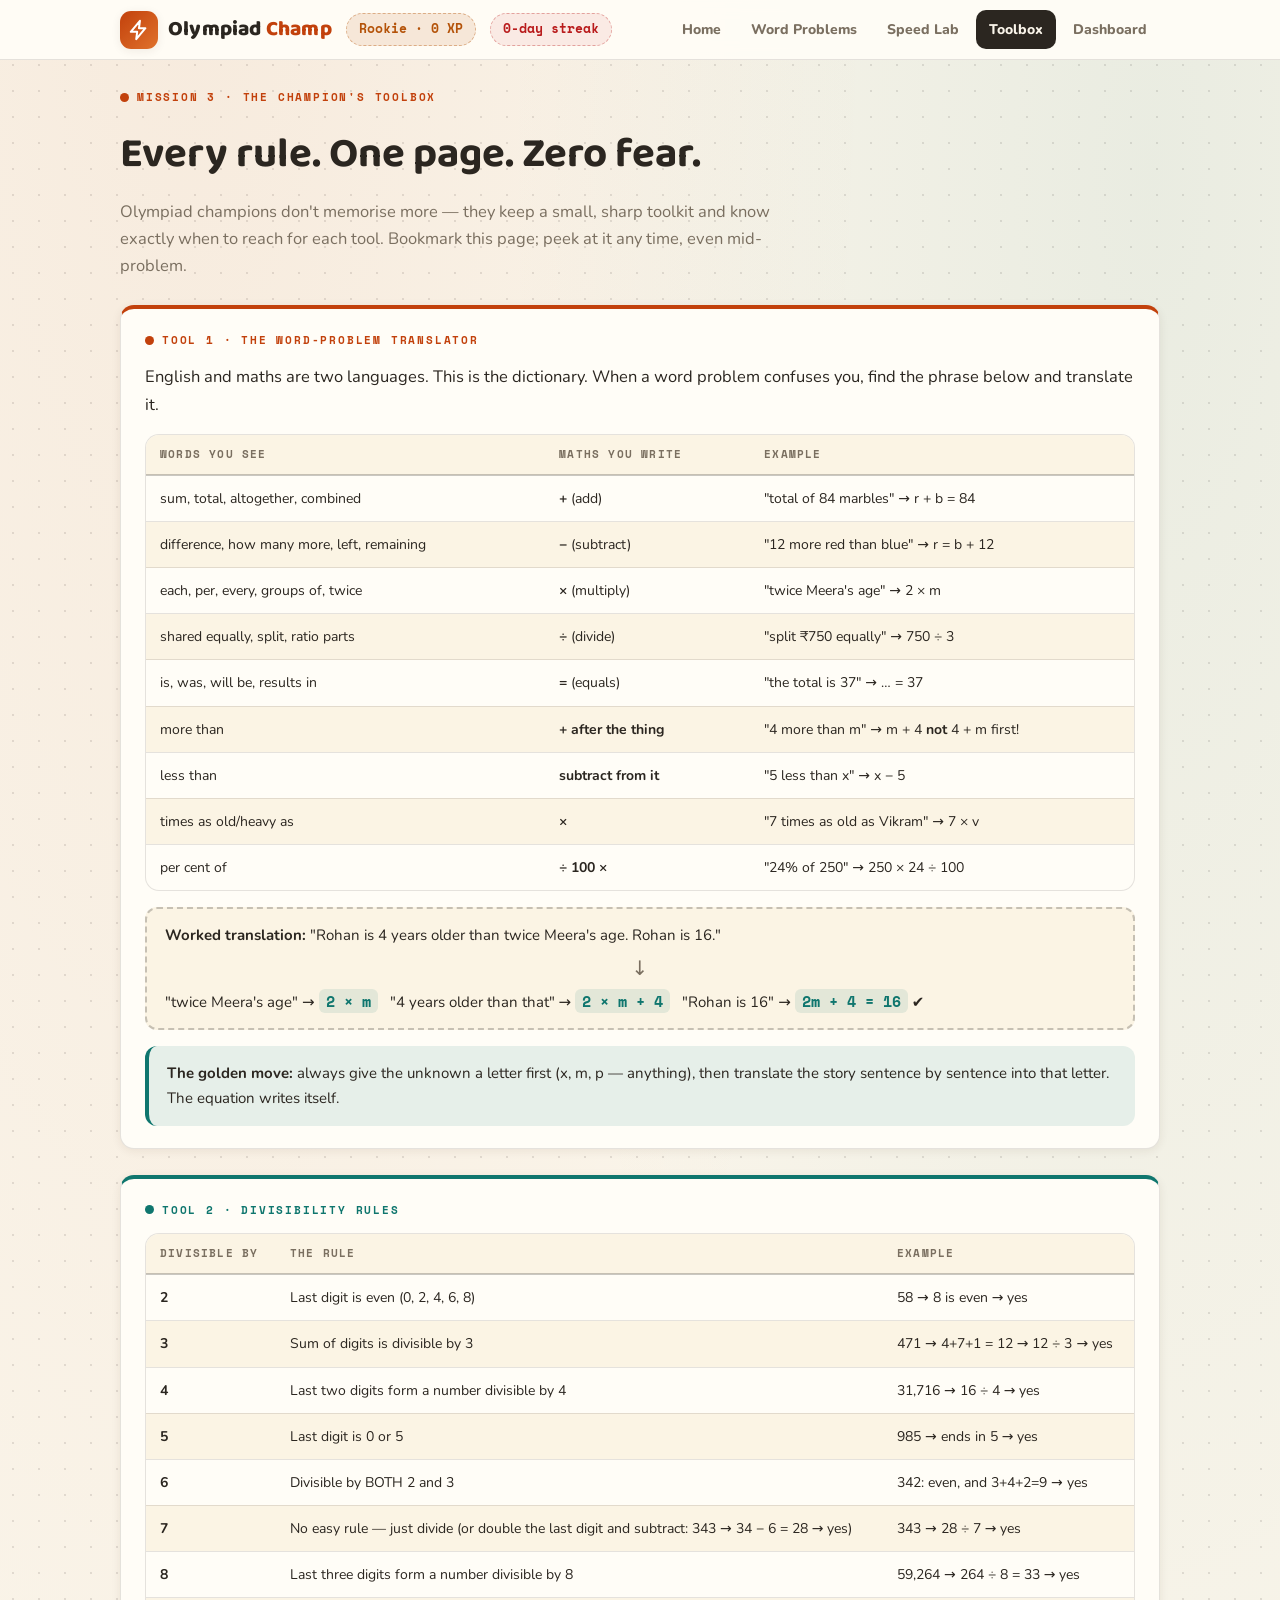
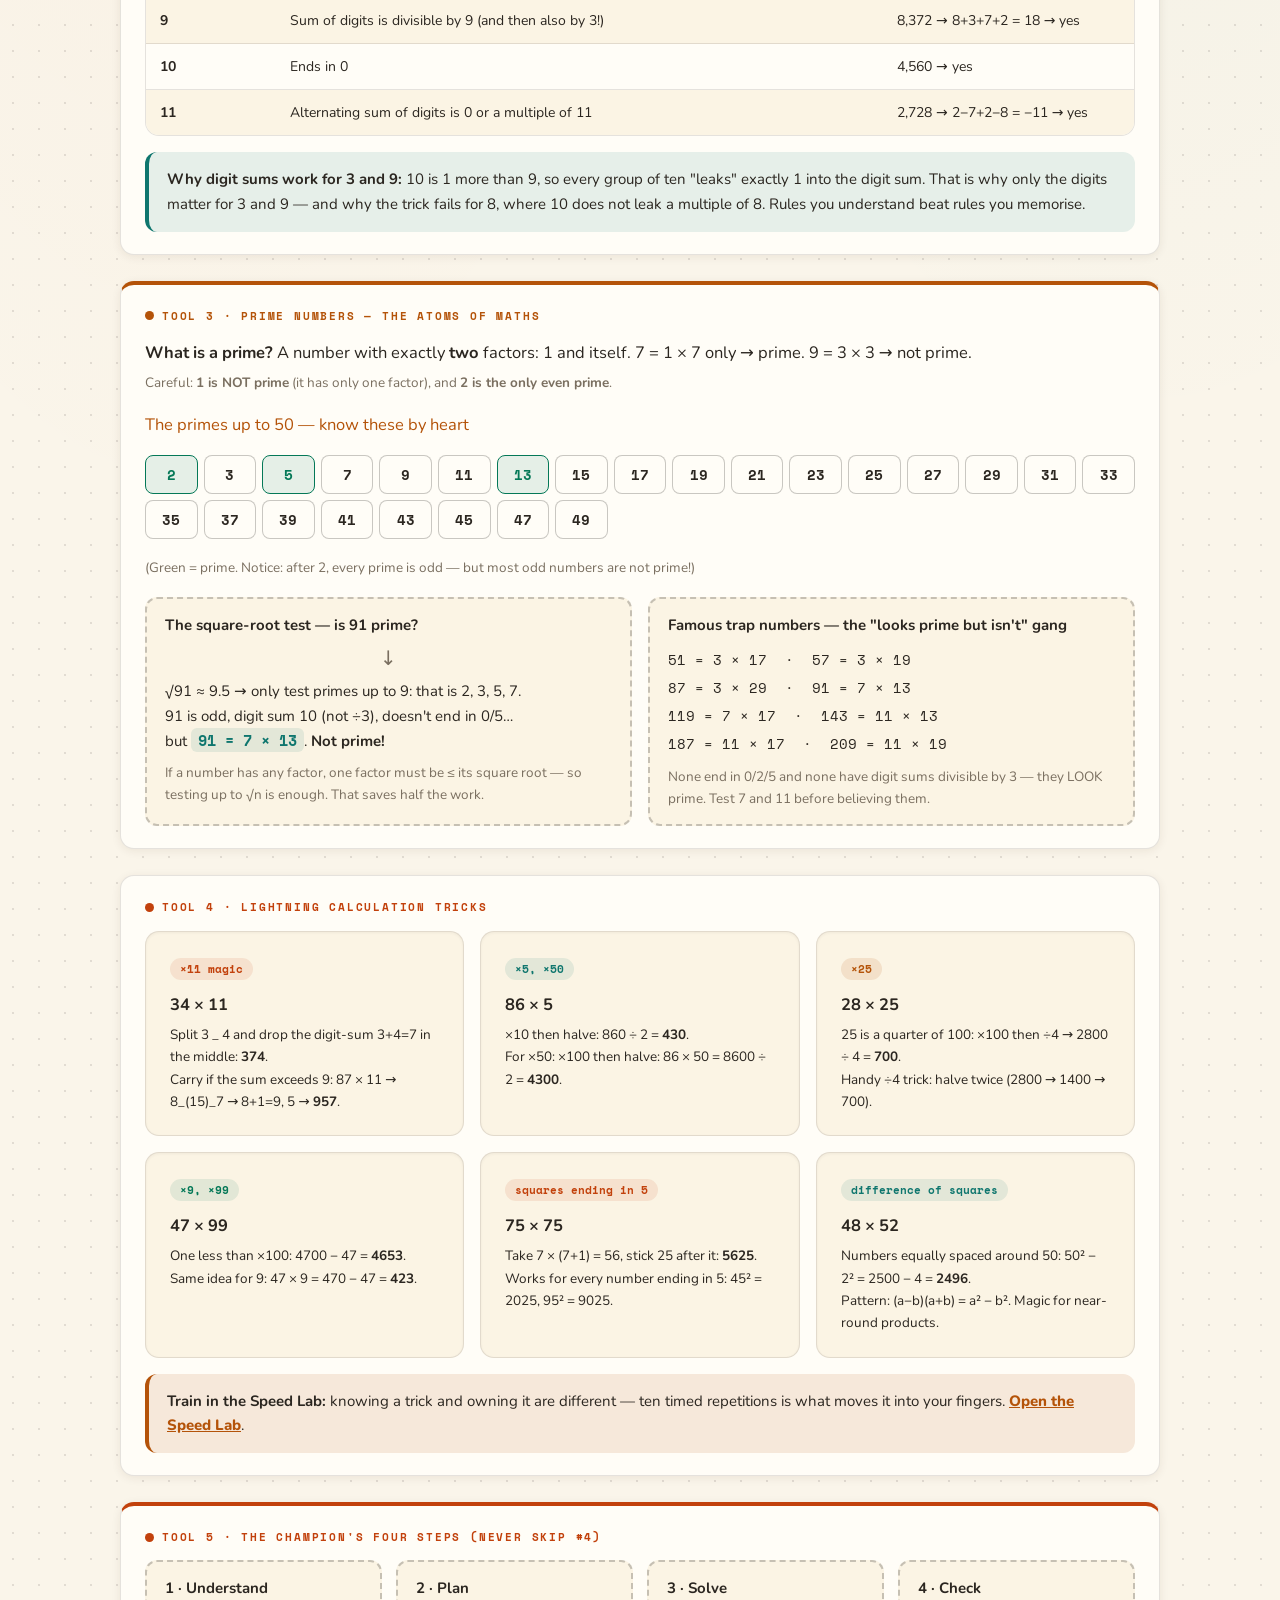
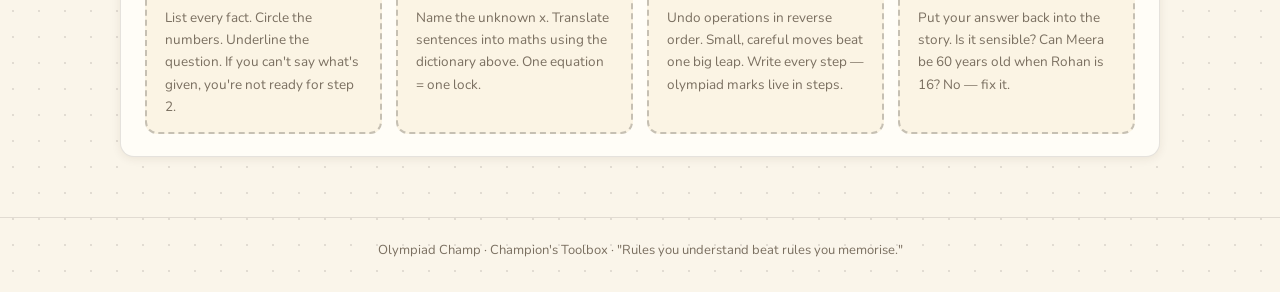
<file: toolbox.html>
<!DOCTYPE html>
<html lang="en">
<head>
  <meta charset="UTF-8">
  <meta name="viewport" content="width=device-width, initial-scale=1.0">
  <title>Champion's Toolbox — Olympiad Champ</title>
  <link rel="preconnect" href="https://fonts.googleapis.com">
  <link href="https://fonts.googleapis.com/css2?family=Baloo+2:wght@500;700;800&family=Nunito:ital,wght@0,400;0,600;0,700;0,800;1,400&family=Space+Mono:wght@400;700&display=swap" rel="stylesheet">
  <link rel="stylesheet" href="assets/style.css">
  <style>
    .prime-grid { display: grid; grid-template-columns: repeat(auto-fill, minmax(52px, 1fr)); gap: 6px; }
    .prime-cell {
      font-family: var(--font-mono); font-weight: 700; font-size: 14px; text-align: center;
      border: 1.5px solid var(--border-bright); border-radius: 8px; padding: 7px 0;
      background: var(--surface);
    }
    .prime-cell.is-prime { background: var(--green-dim); color: var(--green); border-color: var(--green); }
    .flow-box {
      border: 2px dashed var(--border-bright); border-radius: 12px; padding: 14px 18px;
      background: var(--surface-2); font-size: 15px;
    }
    .arrow-down { text-align: center; color: var(--ink-dim); font-size: 20px; margin: 4px 0; }
    .fx { font-family: var(--font-mono); font-weight: 700; background: var(--teal-dim); color: var(--teal); padding: 1px 7px; border-radius: 6px; white-space: nowrap; }
  </style>
</head>
<body>
  <header class="topnav" id="topnav"></header>

  <main class="wrap">
    <p class="section-label">Mission 3 · The Champion's Toolbox</p>
    <h1 style="font-family:var(--font-display); font-size:clamp(30px,4.5vw,42px); margin:0 0 8px;">Every rule. One page. Zero fear.</h1>
    <p class="muted" style="max-width:680px; margin:0 0 26px;">
      Olympiad champions don't memorise more — they keep a small, sharp toolkit and know exactly when to reach for each tool.
      Bookmark this page; peek at it any time, even mid-problem.
    </p>

    <!-- ============ word problem translator ============ -->
    <section class="card card--elevated card--accent fade-in" style="margin-bottom:26px;">
      <p class="section-label">Tool 1 · The word-problem translator</p>
      <p style="margin:0 0 16px;">
        English and maths are two languages. This is the dictionary. When a word problem confuses you,
        find the phrase below and translate it.
      </p>
      <div class="table-wrap"><div class="table-scroll">
        <table class="data">
          <thead><tr><th>Words you see</th><th>Maths you write</th><th>Example</th></tr></thead>
          <tbody>
            <tr><td>sum, total, altogether, combined</td><td><b>+</b> (add)</td><td>"total of 84 marbles" → r + b = 84</td></tr>
            <tr><td>difference, how many more, left, remaining</td><td><b>−</b> (subtract)</td><td>"12 more red than blue" → r = b + 12</td></tr>
            <tr><td>each, per, every, groups of, twice</td><td><b>×</b> (multiply)</td><td>"twice Meera's age" → 2 × m</td></tr>
            <tr><td>shared equally, split, ratio parts</td><td><b>÷</b> (divide)</td><td>"split ₹750 equally" → 750 ÷ 3</td></tr>
            <tr><td>is, was, will be, results in</td><td><b>=</b> (equals)</td><td>"the total is 37" → … = 37</td></tr>
            <tr><td>more than</td><td><b>+ after the thing</b></td><td>"4 more than m" → m + 4 <b>not</b> 4 + m first!</td></tr>
            <tr><td>less than</td><td><b>subtract from it</b></td><td>"5 less than x" → x − 5</td></tr>
            <tr><td>times as old/heavy as</td><td><b>×</b></td><td>"7 times as old as Vikram" → 7 × v</td></tr>
            <tr><td>per cent of</td><td><b>÷ 100 ×</b></td><td>"24% of 250" → 250 × 24 ÷ 100</td></tr>
          </tbody>
        </table>
      </div></div>
      <div class="flow-box" style="margin-top:16px;">
        <b>Worked translation:</b> "Rohan is 4 years older than twice Meera's age. Rohan is 16."
        <div class="arrow-down">↓</div>
        "twice Meera's age" → <span class="fx">2 × m</span> &nbsp; "4 years older than that" → <span class="fx">2 × m + 4</span> &nbsp; "Rohan is 16" → <span class="fx">2m + 4 = 16</span> ✔
      </div>
      <div class="callout callout--teal" style="margin-bottom:0;">
        <b>The golden move:</b> always give the unknown a letter first (x, m, p — anything), then translate the story sentence by sentence into that letter. The equation writes itself.
      </div>
    </section>

    <!-- ============ divisibility rules ============ -->
    <section class="card card--elevated card--teal fade-in" style="margin-bottom:26px;">
      <p class="section-label section-label--teal">Tool 2 · Divisibility rules</p>
      <div class="table-wrap"><div class="table-scroll">
        <table class="data">
          <thead><tr><th>Divisible by</th><th>The rule</th><th>Example</th></tr></thead>
          <tbody>
            <tr><td><b>2</b></td><td>Last digit is even (0, 2, 4, 6, 8)</td><td>58 → 8 is even → yes</td></tr>
            <tr><td><b>3</b></td><td>Sum of digits is divisible by 3</td><td>471 → 4+7+1 = 12 → 12 ÷ 3 → yes</td></tr>
            <tr><td><b>4</b></td><td>Last two digits form a number divisible by 4</td><td>31,716 → 16 ÷ 4 → yes</td></tr>
            <tr><td><b>5</b></td><td>Last digit is 0 or 5</td><td>985 → ends in 5 → yes</td></tr>
            <tr><td><b>6</b></td><td>Divisible by BOTH 2 and 3</td><td>342: even, and 3+4+2=9 → yes</td></tr>
            <tr><td><b>7</b></td><td>No easy rule — just divide (or double the last digit and subtract: 343 → 34 − 6 = 28 → yes)</td><td>343 → 28 ÷ 7 → yes</td></tr>
            <tr><td><b>8</b></td><td>Last three digits form a number divisible by 8</td><td>59,264 → 264 ÷ 8 = 33 → yes</td></tr>
            <tr><td><b>9</b></td><td>Sum of digits is divisible by 9 (and then also by 3!)</td><td>8,372 → 8+3+7+2 = 18 → yes</td></tr>
            <tr><td><b>10</b></td><td>Ends in 0</td><td>4,560 → yes</td></tr>
            <tr><td><b>11</b></td><td>Alternating sum of digits is 0 or a multiple of 11</td><td>2,728 → 2−7+2−8 = −11 → yes</td></tr>
          </tbody>
        </table>
      </div></div>
      <div class="callout callout--teal" style="margin-bottom:0;">
        <b>Why digit sums work for 3 and 9:</b> 10 is 1 more than 9, so every group of ten "leaks" exactly 1 into the digit sum. That is why only the digits matter for 3 and 9 — and why the trick fails for 8, where 10 does not leak a multiple of 8. Rules you understand beat rules you memorise.
      </div>
    </section>

    <!-- ============ primes ============ -->
    <section class="card card--elevated card--amber fade-in" style="margin-bottom:26px;">
      <p class="section-label section-label--amber">Tool 3 · Prime numbers — the atoms of maths</p>

      <p style="margin:0 0 6px;"><b>What is a prime?</b> A number with exactly <b>two</b> factors: 1 and itself. 7 = 1 × 7 only → prime. 9 = 3 × 3 → not prime.</p>
      <p style="margin:0 0 16px;" class="small muted">Careful: <b>1 is NOT prime</b> (it has only one factor), and <b>2 is the only even prime</b>.</p>

      <p class="field-label" style="color:var(--amber);">The primes up to 50 — know these by heart</p>
      <div class="prime-grid" style="margin-bottom:18px;">
        <span class="prime-cell is-prime">2</span><span class="prime-cell">3</span><span class="prime-cell is-prime">5</span><span class="prime-cell">7</span><span class="prime-cell">9</span>
        <span class="prime-cell">11</span><span class="prime-cell is-prime">13</span><span class="prime-cell">15</span><span class="prime-cell">17</span><span class="prime-cell">19</span>
        <span class="prime-cell">21</span><span class="prime-cell">23</span><span class="prime-cell">25</span><span class="prime-cell">27</span><span class="prime-cell">29</span>
        <span class="prime-cell">31</span><span class="prime-cell">33</span><span class="prime-cell">35</span><span class="prime-cell">37</span><span class="prime-cell">39</span>
        <span class="prime-cell">41</span><span class="prime-cell">43</span><span class="prime-cell">45</span><span class="prime-cell">47</span><span class="prime-cell">49</span>
      </div>
      <p class="small muted" style="margin:0 0 18px;">(Green = prime. Notice: after 2, every prime is odd — but most odd numbers are not prime!)</p>

      <div style="display:grid; grid-template-columns:1fr 1fr; gap:16px;" class="prime-grid-2col">
        <div class="flow-box">
          <b>The square-root test — is 91 prime?</b>
          <div class="arrow-down">↓</div>
          √91 ≈ 9.5 → only test primes up to 9: that is 2, 3, 5, 7.<br>
          91 is odd, digit sum 10 (not ÷3), doesn't end in 0/5…<br>
          but <span class="fx">91 = 7 × 13</span>. <b>Not prime!</b>
          <div class="small muted" style="margin-top:8px;">If a number has any factor, one factor must be ≤ its square root — so testing up to √n is enough. That saves half the work.</div>
        </div>
        <div class="flow-box">
          <b>Famous trap numbers — the "looks prime but isn't" gang</b>
          <div style="margin-top:8px; font-family:var(--font-mono); font-size:14px; line-height:2;">
            51 = 3 × 17 &nbsp;·&nbsp; 57 = 3 × 19<br>
            87 = 3 × 29 &nbsp;·&nbsp; 91 = 7 × 13<br>
            119 = 7 × 17 &nbsp;·&nbsp; 143 = 11 × 13<br>
            187 = 11 × 17 &nbsp;·&nbsp; 209 = 11 × 19
          </div>
          <div class="small muted" style="margin-top:8px;">None end in 0/2/5 and none have digit sums divisible by 3 — they LOOK prime. Test 7 and 11 before believing them.</div>
        </div>
      </div>
    </section>

    <!-- ============ fast calculation ============ -->
    <section class="card card--elevated fade-in" style="margin-bottom:26px;">
      <p class="section-label">Tool 4 · Lightning calculation tricks</p>
      <div style="display:grid; grid-template-columns:repeat(auto-fit,minmax(250px,1fr)); gap:16px;">

        <div class="card card--recessed">
          <span class="tag">×11 magic</span>
          <p style="margin:10px 0 6px;"><b>34 × 11</b></p>
          <p class="small" style="margin:0;">Split 3 _ 4 and drop the digit-sum 3+4=7 in the middle: <b>374</b>.<br>Carry if the sum exceeds 9: 87 × 11 → 8_(15)_7 → 8+1=9, 5 → <b>957</b>.</p>
        </div>

        <div class="card card--recessed">
          <span class="tag tag--teal">×5, ×50</span>
          <p style="margin:10px 0 6px;"><b>86 × 5</b></p>
          <p class="small" style="margin:0;">×10 then halve: 860 ÷ 2 = <b>430</b>.<br>For ×50: ×100 then halve: 86 × 50 = 8600 ÷ 2 = <b>4300</b>.</p>
        </div>

        <div class="card card--recessed">
          <span class="tag tag--amber">×25</span>
          <p style="margin:10px 0 6px;"><b>28 × 25</b></p>
          <p class="small" style="margin:0;">25 is a quarter of 100: ×100 then ÷4 → 2800 ÷ 4 = <b>700</b>.<br>Handy ÷4 trick: halve twice (2800 → 1400 → 700).</p>
        </div>

        <div class="card card--recessed">
          <span class="tag tag--green">×9, ×99</span>
          <p style="margin:10px 0 6px;"><b>47 × 99</b></p>
          <p class="small" style="margin:0;">One less than ×100: 4700 − 47 = <b>4653</b>.<br>Same idea for 9: 47 × 9 = 470 − 47 = <b>423</b>.</p>
        </div>

        <div class="card card--recessed">
          <span class="tag">squares ending in 5</span>
          <p style="margin:10px 0 6px;"><b>75 × 75</b></p>
          <p class="small" style="margin:0;">Take 7 × (7+1) = 56, stick 25 after it: <b>5625</b>.<br>Works for every number ending in 5: 45² = 2025, 95² = 9025.</p>
        </div>

        <div class="card card--recessed">
          <span class="tag tag--teal">difference of squares</span>
          <p style="margin:10px 0 6px;"><b>48 × 52</b></p>
          <p class="small" style="margin:0;">Numbers equally spaced around 50: 50² − 2² = 2500 − 4 = <b>2496</b>.<br>Pattern: (a−b)(a+b) = a² − b². Magic for near-round products.</p>
        </div>

      </div>
      <div class="callout callout--amber" style="margin:16px 0 0;">
        <b>Train in the Speed Lab:</b> knowing a trick and owning it are different — ten timed repetitions is what moves it into your fingers. <a href="speed-lab.html" style="color:var(--amber); font-weight:800;">Open the Speed Lab</a>.
      </div>
    </section>

    <!-- ============ the 4-step method ============ -->
    <section class="card card--elevated card--accent fade-in">
      <p class="section-label">Tool 5 · The champion's four steps (never skip #4)</p>
      <div style="display:grid; grid-template-columns:repeat(auto-fit,minmax(190px,1fr)); gap:14px;">
        <div class="flow-box"><b>1 · Understand</b><p class="small muted" style="margin:6px 0 0;">List every fact. Circle the numbers. Underline the question. If you can't say what's given, you're not ready for step 2.</p></div>
        <div class="flow-box"><b>2 · Plan</b><p class="small muted" style="margin:6px 0 0;">Name the unknown x. Translate sentences into maths using the dictionary above. One equation = one lock.</p></div>
        <div class="flow-box"><b>3 · Solve</b><p class="small muted" style="margin:6px 0 0;">Undo operations in reverse order. Small, careful moves beat one big leap. Write every step — olympiad marks live in steps.</p></div>
        <div class="flow-box"><b>4 · Check</b><p class="small muted" style="margin:6px 0 0;">Put your answer back into the story. Is it sensible? Can Meera be 60 years old when Rohan is 16? No — fix it.</p></div>
      </div>
    </section>

  </main>

  <footer>
    Olympiad Champ · Champion's Toolbox · "Rules you understand beat rules you memorise."
  </footer>

  <script src="assets/app.js"></script>
  <script>
  (function () {
    OC.buildNav('toolbox');
  })();
  </script>
</body>
</html>
</file>
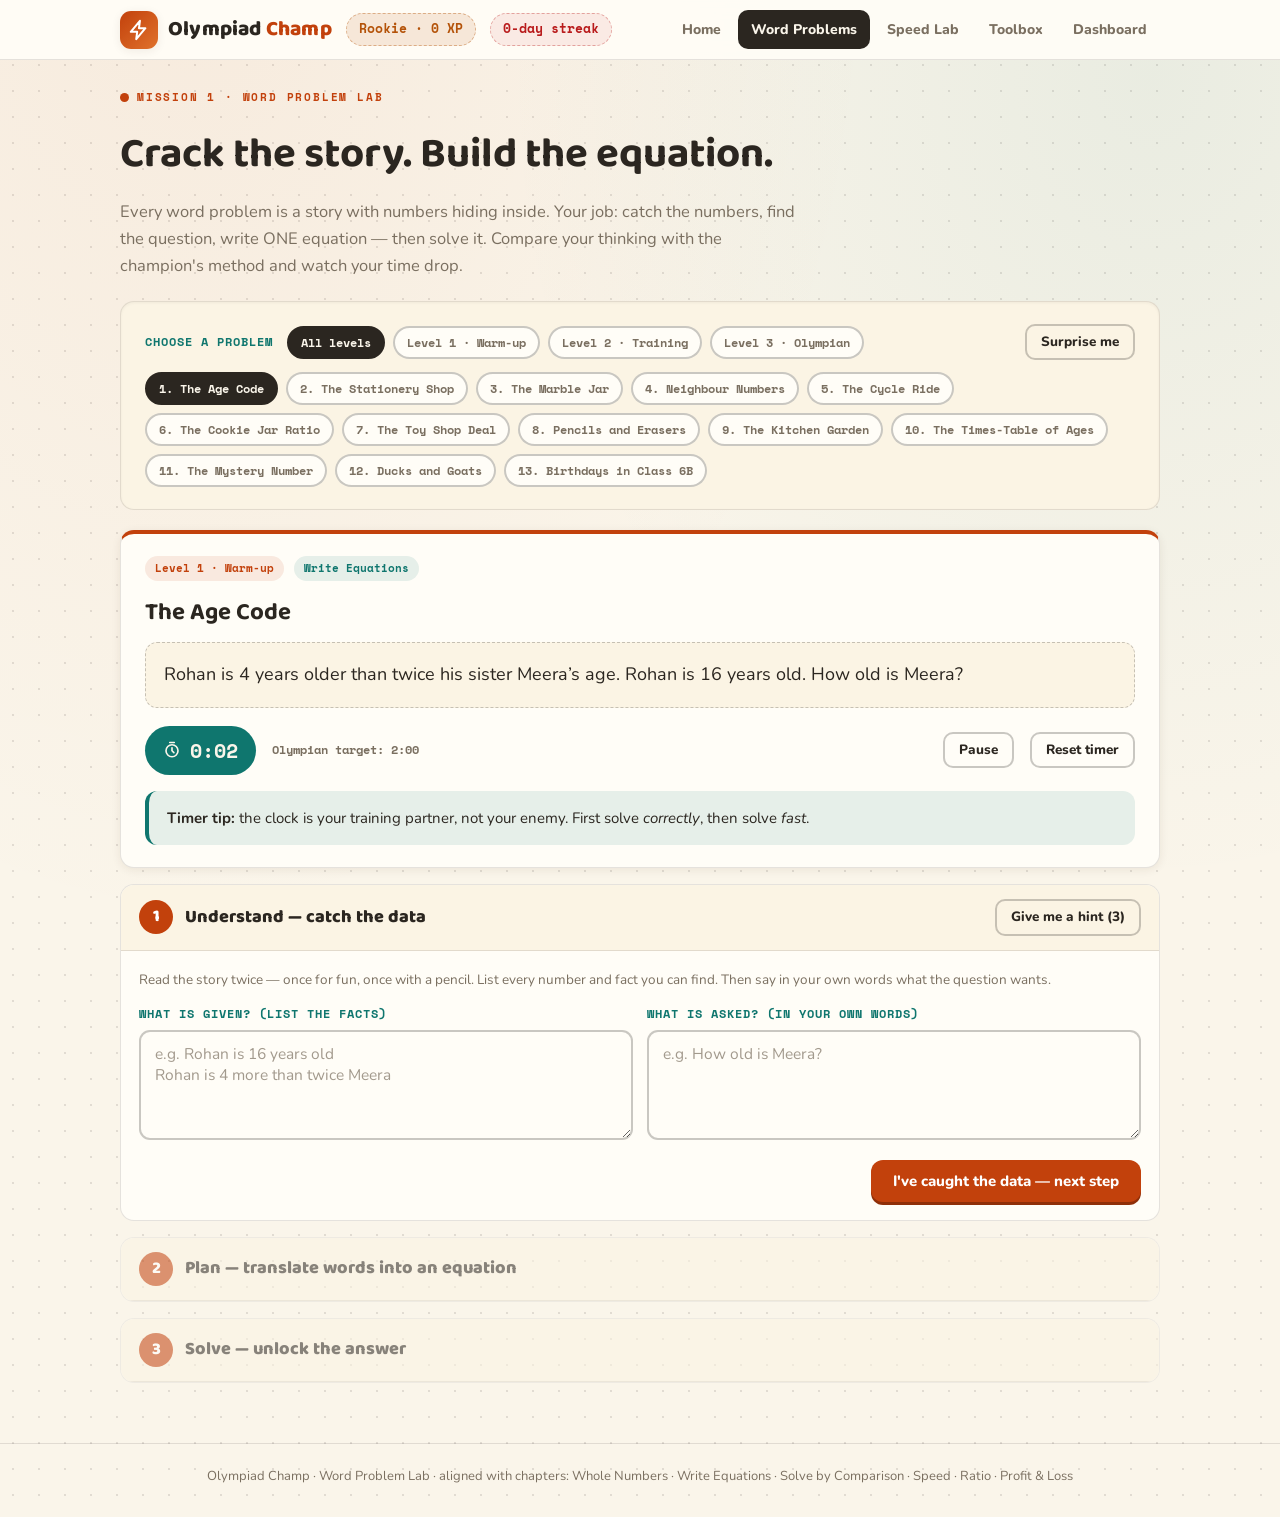
<file: word-problems.html>
<!DOCTYPE html>
<html lang="en">
<head>
  <meta charset="UTF-8">
  <meta name="viewport" content="width=device-width, initial-scale=1.0">
  <title>Word Problem Lab — Olympiad Champ</title>
  <link rel="preconnect" href="https://fonts.googleapis.com">
  <link href="https://fonts.googleapis.com/css2?family=Baloo+2:wght@500;700;800&family=Nunito:ital,wght@0,400;0,600;0,700;0,800;1,400&family=Space+Mono:wght@400;700&display=swap" rel="stylesheet">
  <link rel="stylesheet" href="assets/style.css">
  <style>
    .stage { border: 1px solid var(--border); border-radius: var(--radius); background: var(--surface); overflow: hidden; margin-top: 16px; }
    .stage__head {
      display: flex; align-items: center; gap: 12px; padding: 14px 18px;
      background: var(--surface-2); border-bottom: 1px solid var(--border);
    }
    .stage__num {
      width: 34px; height: 34px; border-radius: 50%; flex: 0 0 34px;
      display: flex; align-items: center; justify-content: center;
      font-family: var(--font-display); font-weight: 800; font-size: 17px; color: #fff;
      background: var(--accent);
    }
    .stage__num--done { background: var(--green); }
    .stage__title { font-family: var(--font-display); font-weight: 800; font-size: 18px; }
    .stage__body { padding: 18px; }
    .stage.is-locked .stage__body { display: none; }
    .stage.is-locked { opacity: 0.55; }
    .field-label { font-family: var(--font-mono); font-size: 11.5px; font-weight: 700; letter-spacing: 1px; text-transform: uppercase; color: var(--teal); margin: 0 0 6px; }
    .chip-row { display: flex; gap: 8px; flex-wrap: wrap; }
    .chip {
      font-family: var(--font-mono); font-size: 12px; font-weight: 700;
      border: 2px solid var(--border-bright); background: var(--surface);
      color: var(--ink-dim); padding: 6px 12px; border-radius: 999px; cursor: pointer;
      transition: all .12s ease;
    }
    .chip:hover { border-color: var(--accent); color: var(--accent); }
    .chip.is-active { background: var(--ink); color: var(--bg); border-color: var(--ink); }
    .chip .solved-dot { color: var(--green); }
    .banner { border-radius: 12px; padding: 18px 20px; margin-top: 18px; animation: fadeScale .4s ease-out both; }
    .banner--win { background: var(--green-dim); border: 2px solid var(--green); }
    .banner--lose { background: var(--amber-dim); border: 2px solid var(--amber); }
    .banner h3 { margin: 0 0 6px; font-family: var(--font-display); font-size: 21px; }
    .answer-box { font-family: var(--font-mono); font-size: 26px; font-weight: 700; text-align: center; letter-spacing: 1px; }
    .confidence-btn { width: 100%; text-align: left; }
    .confidence-btn.is-picked { border-color: var(--teal); background: var(--teal-dim); color: var(--teal); }
    .star-row { display: inline-flex; gap: 4px; }
  </style>
</head>
<body>
  <header class="topnav" id="topnav"></header>

  <main class="wrap">
    <p class="section-label">Mission 1 · Word Problem Lab</p>
    <h1 style="font-family:var(--font-display); font-size:clamp(30px,4.5vw,42px); margin:0 0 8px;">Crack the story. Build the equation.</h1>
    <p class="muted" style="max-width:680px; margin:0 0 22px;">
      Every word problem is a story with numbers hiding inside. Your job: catch the numbers,
      find the question, write ONE equation — then solve it. Compare your thinking with the
      champion's method and watch your time drop.
    </p>

    <!-- problem picker -->
    <div class="card card--recessed" style="margin-bottom:20px;">
      <div style="display:flex; align-items:center; gap:14px; flex-wrap:wrap;">
        <span class="field-label" style="margin:0;">Choose a problem</span>
        <span class="chip-row" id="level-chips">
          <button class="chip is-active" data-level="all" type="button">All levels</button>
          <button class="chip" data-level="1" type="button">Level 1 · Warm-up</button>
          <button class="chip" data-level="2" type="button">Level 2 · Training</button>
          <button class="chip" data-level="3" type="button">Level 3 · Olympian</button>
        </span>
        <button class="btn btn--small btn--ghost" id="random-btn" type="button" style="margin-left:auto;">Surprise me</button>
      </div>
      <div class="chip-row" id="problem-chips" style="margin-top:12px;"></div>
    </div>

    <!-- problem -->
    <section class="card card--elevated card--accent" id="problem-card">
      <div style="display:flex; gap:10px; flex-wrap:wrap; align-items:center; margin-bottom:12px;">
        <span class="tag" id="p-level"></span>
        <span class="tag tag--teal" id="p-chapter"></span>
        <span style="margin-left:auto;" class="timer-target" id="p-solved-state"></span>
      </div>
      <h2 style="font-family:var(--font-display); font-size:24px; margin:0 0 10px;" id="p-title"></h2>
      <p id="p-story" style="font-size:18px; line-height:1.75; margin:0 0 18px; background:var(--surface-2); border:1px dashed var(--border-bright); border-radius:12px; padding:16px 18px;"></p>

      <div style="display:flex; align-items:center; gap:16px; flex-wrap:wrap;">
        <span class="timer-pill" id="timer"><svg viewBox="0 0 24 24" fill="none" stroke="currentColor" stroke-width="2.2" stroke-linecap="round"><circle cx="12" cy="13" r="8"/><path d="M12 9v4l2.5 2.5"/><path d="M9 2h6"/></svg><span id="timer-text">0:00</span></span>
        <span class="timer-target" id="timer-target"></span>
        <button class="btn btn--small btn--ghost" id="pause-btn" type="button" style="margin-left:auto;">Pause</button>
        <button class="btn btn--small btn--ghost" id="restart-btn" type="button">Reset timer</button>
      </div>
      <div class="callout callout--teal" style="margin-bottom:0;">
        <b>Timer tip:</b> the clock is your training partner, not your enemy. First solve <i>correctly</i>, then solve <i>fast</i>.
      </div>
    </section>

    <!-- stage 1: understand -->
    <section class="stage fade-in" id="stage-1" style="--i:1;">
      <div class="stage__head">
        <span class="stage__num" id="s1-num">1</span>
        <span class="stage__title">Understand — catch the data</span>
        <button class="btn btn--small btn--ghost" id="hint-btn" type="button" style="margin-left:auto;">Give me a hint (3)</button>
      </div>
      <div class="stage__body">
        <div id="hint-box"></div>
        <p style="margin:0 0 14px;" class="small muted">
          Read the story twice — once for fun, once with a pencil. List every number and fact you can find.
          Then say in your own words what the question wants.
        </p>
        <div style="display:grid; grid-template-columns:1fr 1fr; gap:14px;" class="given-grid">
          <div>
            <p class="field-label">What is given? (list the facts)</p>
            <textarea id="in-given" rows="4" placeholder="e.g. Rohan is 16 years old
Rohan is 4 more than twice Meera"></textarea>
          </div>
          <div>
            <p class="field-label">What is asked? (in your own words)</p>
            <textarea id="in-asked" rows="4" placeholder="e.g. How old is Meera?"></textarea>
          </div>
        </div>
        <div style="text-align:right; margin-top:12px;">
          <button class="btn btn--primary" id="to-stage-2" type="button">I've caught the data — next step</button>
        </div>
      </div>
    </section>

    <!-- stage 2: plan -->
    <section class="stage is-locked" id="stage-2">
      <div class="stage__head">
        <span class="stage__num" id="s2-num">2</span>
        <span class="stage__title">Plan — translate words into an equation</span>
      </div>
      <div class="stage__body">
        <p style="margin:0 0 14px;" class="small muted">
          Pick the unknown thing (the answer you want) and give it a letter like <b>x</b> or <b>m</b>.
          Now turn each sentence into maths. "4 more than twice Meera" becomes <b>2 × m + 4</b>. That's the secret code!
        </p>
        <p class="field-label">My equation</p>
        <input type="text" id="in-equation" placeholder="e.g. 2 × m + 4 = 16" autocomplete="off">
        <div style="text-align:right; margin-top:12px;">
          <button class="btn btn--primary" id="to-stage-3" type="button">My equation is ready — solve it</button>
        </div>
      </div>
    </section>

    <!-- stage 3: solve -->
    <section class="stage is-locked" id="stage-3">
      <div class="stage__head">
        <span class="stage__num" id="s3-num">3</span>
        <span class="stage__title">Solve — unlock the answer</span>
      </div>
      <div class="stage__body">
        <p style="margin:0 0 14px;" class="small muted">
          Undo the operations gently, like opening a lock: reverse of + is −, reverse of × is ÷.
        </p>
        <div style="display:flex; gap:12px; align-items:flex-end; flex-wrap:wrap;">
          <div style="flex:1 1 220px;">
            <p class="field-label" id="answer-label">My answer</p>
            <input type="number" id="in-answer" step="any" placeholder="Type your number…" autocomplete="off">
          </div>
          <button class="btn btn--teal" id="check-btn" type="button">Check my answer</button>
        </div>
        <div id="retry-zone" style="display:none; margin-top:12px;">
          <div class="callout callout--amber" style="margin:0;">
            <h4>So close — don't give up!</h4>
            <p style="margin:0 0 10px;" class="small">Go back and check two things: did you translate the words correctly, and did you undo the operations in the right order?</p>
            <button class="btn btn--small btn--ghost" id="try-again-btn" type="button">Let me try again</button>
            <button class="btn btn--small btn--ghost" id="show-solution-btn" type="button">Show me how a champion does it</button>
          </div>
        </div>
      </div>
    </section>

    <!-- result + champion path -->
    <section id="result-zone" style="display:none;"></section>

    <!-- reflection -->
    <section class="stage" id="reflect-zone" style="display:none;">
      <div class="stage__head">
        <span class="stage__num" style="background:var(--teal);">✓</span>
        <span class="stage__title">Reflect — this is where champions are made</span>
      </div>
      <div class="stage__body">
        <div style="display:grid; grid-template-columns:1fr 220px; gap:16px;" class="reflect-grid">
          <div>
            <p class="field-label">One thing I learned or want to remember</p>
            <textarea id="in-note" rows="3" placeholder="e.g. '4 more than twice m' means 2 × m + 4, not m + 4 twice"></textarea>
            <button class="btn btn--teal" id="save-note-btn" type="button" style="margin-top:10px;">Save to my journal</button>
            <span id="note-saved" class="tag tag--green" style="display:none; margin-left:8px;">Saved!</span>
          </div>
          <div>
            <p class="field-label">How confident do you feel now?</p>
            <div style="display:flex; flex-direction:column; gap:8px;">
              <button class="btn btn--ghost btn--small confidence-btn" data-conf="1" type="button">🌱 Still fuzzy — need more practice</button>
              <button class="btn btn--ghost btn--small confidence-btn" data-conf="2" type="button">🌤 Getting there — I get the idea</button>
              <button class="btn btn--ghost btn--small confidence-btn" data-conf="3" type="button">🔥 I could teach this to a friend!</button>
            </div>
          </div>
        </div>
        <div style="margin-top:18px; text-align:right;">
          <button class="btn btn--primary" id="next-problem-btn" type="button">Next problem →</button>
        </div>
      </div>
    </section>

  </main>

  <footer>
    Olympiad Champ · Word Problem Lab · aligned with chapters: Whole Numbers · Write Equations · Solve by Comparison · Speed · Ratio · Profit & Loss
  </footer>

  <script src="assets/app.js"></script>
  <script>
  (function () {
    OC.buildNav('word');

    /* =================== PROBLEM BANK =================== */

    var PROBLEMS = [
      {
        id: 'ages-rohan', level: 1, chapter: 'Write Equations', title: 'The Age Code',
        story: 'Rohan is 4 years older than twice his sister Meera’s age. Rohan is 16 years old. How old is Meera?',
        given: ['Rohan’s age = 16 years', 'Rohan = twice Meera + 4, i.e. Rohan = 2 × Meera + 4', 'Unknown: Meera’s age (call it m)'],
        asked: 'Meera’s age, m.',
        hints: [
          'Call Meera’s age m. Then "twice Meera" is 2 × m.',
          '"4 years older than twice Meera" means 2 × m + 4 — and that equals Rohan’s 16.',
          'Write it: 2m + 4 = 16. Now undo: first − 4, then ÷ 2.'
        ],
        equation: '2 × m + 4 = 16',
        steps: ['Undo the + 4: 2m + 4 − 4 = 16 − 4, so 2m = 12', 'Undo the × 2: m = 12 ÷ 2 = 6', 'Check: twice 6 is 12, plus 4 = 16. Matches Rohan’s age!'],
        answer: 6, answerLabel: 'Meera’s age (in years)', fastWay: 'Mental shortcut: "16 minus the extra 4 is 12, and half of 12 is 6." Saying it in words first makes the equation almost write itself.',
        targetSec: 120
      },
      {
        id: 'pen-notebook', level: 1, chapter: 'Write Equations', title: 'The Stationery Shop',
        story: 'At the school shop, a notebook costs ₹3 more than a pen. Together, a notebook and a pen cost ₹37. How much does the pen cost (in rupees)?',
        given: ['Notebook = pen’s price + 3', 'Notebook + pen = 37', 'Unknown: pen’s price (call it p)'],
        asked: 'The pen’s price, p.',
        hints: [
          'Call the pen’s price p. Then the notebook is p + 3.',
          'Together they cost 37: p + (p + 3) = 37.',
          'Two pens plus 3: 2p + 3 = 37. Undo the + 3 first.'
        ],
        equation: 'p + (p + 3) = 37, i.e. 2p + 3 = 37',
        steps: ['Undo the + 3: 2p = 34', 'Undo the × 2: p = 17', 'So the pen costs ₹17 and the notebook 17 + 3 = ₹20. Check: 17 + 20 = 37.'],
        answer: 17, answerLabel: 'Pen’s price (₹)', fastWay: 'Same-family trick: whenever two items differ by a small amount, remove the difference from the total first (37 − 3 = 34), then split equally (34 ÷ 2 = 17).',
        targetSec: 150
      },
      {
        id: 'marbles', level: 1, chapter: 'Whole Numbers', title: 'The Marble Jar',
        story: 'A jar holds red and blue marbles. There are 84 marbles in total, and there are 12 more red ones than blue ones. How many blue marbles are there?',
        given: ['Red + blue = 84', 'Red = blue + 12', 'Unknown: number of blue marbles (call it b)'],
        asked: 'Number of blue marbles, b.',
        hints: [
          'If red = blue + 12, then replace "red" with (blue + 12) in the total.',
          'b + (b + 12) = 84, so 2b + 12 = 84.',
          'Undo + 12 then ÷ 2: b = 36.'
        ],
        equation: 'b + (b + 12) = 84, i.e. 2b + 12 = 84',
        steps: ['Undo + 12: 2b = 72', 'Undo × 2: b = 36', 'Check: 36 blue + 48 red = 84 total, and 48 − 36 = 12 more red. Both facts hold!'],
        answer: 36, answerLabel: 'Blue marbles', fastWay: 'Total minus the extra (84 − 12 = 72), halved (36). The "remove the difference, then halve" move solves dozens of olympiad problems.',
        targetSec: 150
      },
      {
        id: 'consecutive', level: 1, chapter: 'Whole Numbers', title: 'Neighbour Numbers',
        story: 'Two consecutive numbers (one after the other, like 5 and 6) add up to 87. What is the smaller number?',
        given: ['The numbers are n and n + 1', 'n + (n + 1) = 87', 'Unknown: the smaller number, n'],
        asked: 'The smaller number, n.',
        hints: [
          'Consecutive numbers differ by exactly 1.',
          'So the sum is n + (n + 1) = 2n + 1 = 87.',
          '2n = 86, so n = 43.'
        ],
        equation: 'n + (n + 1) = 87, i.e. 2n + 1 = 87',
        steps: ['Undo the + 1: 2n = 86', 'Undo the × 2: n = 43', 'So the numbers are 43 and 44. Check: 43 + 44 = 87.'],
        answer: 43, answerLabel: 'The smaller number', fastWay: 'Instant trick: halve the sum (43.5) and round DOWN for the smaller, UP for the larger. Works for any two consecutive numbers!',
        targetSec: 100
      },
      {
        id: 'cycle-distance', level: 1, chapter: 'Speed', title: 'The Cycle Ride',
        story: 'A cyclist rides at a steady 12 km every hour. She leaves home at 9:15 AM and reaches the park at 10:00 AM. How many kilometres is the park from her home?',
        given: ['Speed = 12 km per hour', 'Time: 9:15 AM to 10:00 AM = 45 minutes = 45/60 of an hour', 'Unknown: distance d'],
        asked: 'The distance, d.',
        hints: [
          'Distance = speed × time — but time must be in hours, not minutes.',
          '45 minutes is 45/60 = 3/4 of an hour.',
          'd = 12 × 3/4 = 9.'
        ],
        equation: 'd = 12 × (45/60)',
        steps: ['Convert: 45 min = 45/60 h = 3/4 h', 'd = 12 × 3/4 = 36/4 = 9', 'Check: in 15 min she does 3 km, so 45 min = 3 × 3 = 9 km.'],
        answer: 9, answerLabel: 'Distance (km)', fastWay: 'Fifteen-minute chunks: in 15 minutes she covers 12 ÷ 4 = 3 km. Three chunks of 15 min = 3 × 3 = 9. Chunking beats long multiplication here.',
        targetSec: 140
      },
      {
        id: 'cookies-ratio', level: 2, chapter: 'Ratio', title: 'The Cookie Jar Ratio',
        story: 'In a jar, the ratio of chocolate cookies to vanilla cookies is 3 : 5. There are 40 cookies in all. How many chocolate cookies are in the jar?',
        given: ['Chocolate : vanilla = 3 : 5 (so chocolate = 3 shares, vanilla = 5 shares)', 'Total = 8 shares = 40 cookies', 'Unknown: chocolate cookies = 3 shares'],
        asked: 'Number of chocolate cookies.',
        hints: [
          'Ratios work in "shares". If chocolate is 3 shares and vanilla is 5 shares, the total is 8 shares.',
          '8 shares = 40, so 1 share = 5.',
          'Chocolate = 3 shares = 3 × 5.'
        ],
        equation: '3x + 5x = 40, so 8x = 40',
        steps: ['1 share: x = 40 ÷ 8 = 5', 'Chocolate: 3 × 5 = 15, vanilla: 5 × 5 = 25', 'Check: 15 + 25 = 40 and 15 : 25 = 3 : 5.'],
        answer: 15, answerLabel: 'Chocolate cookies', fastWay: 'Ratio shortcut: total parts 3 + 5 = 8. Divide the total by the parts first, multiply the share you need. Always find ONE share first.',
        targetSec: 150
      },
      {
        id: 'toy-profit', level: 2, chapter: 'Of Interest, Profit and Loss', title: 'The Toy Shop Deal',
        story: 'A shopkeeper buys a toy car for ₹250 and sells it for ₹310. What is his profit per cent?',
        given: ['Cost price CP = ₹250', 'Selling price SP = ₹310', 'Profit = 310 − 250 = ₹60; profit % is always on the COST price'],
        asked: 'Profit per cent.',
        hints: [
          'First find the actual profit: SP − CP.',
          'Profit % = (profit ÷ cost price) × 100.',
          '60 ÷ 250 = 0.24, so 24%.'
        ],
        equation: 'Profit % = ((310 − 250) ÷ 250) × 100',
        steps: ['Profit = 310 − 250 = ₹60', 'Fraction of cost: 60/250 = 6/25', '6/25 × 100 = 24%. Check: 24% of 250 = 60.'],
        answer: 24, answerLabel: 'Profit (%)', fastWay: 'See 250? Think quarters: 25% of 250 would be 62.5, and 60 is just a bit less — so the answer must be just under 25. Estimating first catches silly mistakes.',
        targetSec: 160
      },
      {
        id: 'pencils-erasers', level: 2, chapter: 'Solve by Comparison and Replacement', title: 'Pencils and Erasers',
        story: '3 pencils and 2 erasers together cost ₹34. A single pencil costs ₹8. How much does one eraser cost?',
        given: ['3 pencils + 2 erasers = ₹34', '1 pencil = ₹8', 'Unknown: one eraser, e'],
        asked: 'Price of one eraser.',
        hints: [
          'Find the cost of all 3 pencils first.',
          '3 × 8 = 24, so the erasers cost 34 − 24.',
          'Two erasers cost 10, so one eraser is 10 ÷ 2.'
        ],
        equation: '3 × 8 + 2e = 34',
        steps: ['Pencils: 3 × 8 = ₹24', 'Erasers together: 34 − 24 = ₹10', 'One eraser: 10 ÷ 2 = ₹5. Check: 24 + 10 = 34.'],
        answer: 5, answerLabel: 'One eraser (₹)', fastWay: '"Replace then subtract": swap each known item for its value first, subtract, and what’s left belongs only to the unknown item. This is the heart of the book’s comparison-and-replacement chapter.',
        targetSec: 150
      },
      {
        id: 'garden-perimeter', level: 2, chapter: 'Geometric Problem', title: 'The Kitchen Garden',
        story: 'A rectangular garden is 3 m longer than it is wide. Walking all the way around it covers 46 m. How many metres wide is the garden?',
        given: ['Length = width + 3', 'Perimeter = 2 × (length + width) = 46 m', 'Unknown: width w'],
        asked: 'The width, w.',
        hints: [
          'Perimeter = 2 × (l + w). Half the perimeter is l + w = 23.',
          'Replace l with (w + 3): w + (w + 3) = 23.',
          '2w = 20, so w = 10.'
        ],
        equation: '2 × (w + (w + 3)) = 46',
        steps: ['Halve the perimeter: w + (w + 3) = 23', 'So 2w + 3 = 23, giving 2w = 20', 'w = 10 m; length = 13 m. Check: 2 × (10 + 13) = 46.'],
        answer: 10, answerLabel: 'Width (m)', fastWay: 'Perimeter problems shrink to half: 46 ÷ 2 = 23 immediately. Half-perimeter is just length + width — a smaller, friendlier equation.',
        targetSec: 170
      },
      {
        id: 'mother-age', level: 3, chapter: 'Write Equations', title: 'The Times-Table of Ages',
        story: 'Mrs Iyer is 7 times as old as her son Vikram. In 6 years, she will be only 4 times as old as he is. How old is Vikram now?',
        given: ['Now: Mrs Iyer = 7 × Vikram', 'In 6 years: Mrs Iyer + 6 = 4 × (Vikram + 6)', 'Unknown: Vikram’s age now, v'],
        asked: 'Vikram’s current age.',
        hints: [
          'Both people get 6 years older — write the future ages as (v + 6) and (7v + 6).',
          'Future equation: 7v + 6 = 4 × (v + 6).',
          'Expand the right side: 7v + 6 = 4v + 24, so 3v = 18.'
        ],
        equation: '7v + 6 = 4 × (v + 6)',
        steps: ['Expand: 7v + 6 = 4v + 24', 'Move the v’s together: 7v − 4v = 24 − 6', '3v = 18, so v = 6. Now Mrs Iyer is 42; in 6 years 48 = 4 × 12. Checks out!'],
        answer: 6, answerLabel: 'Vikram’s age now (years)', fastWay: 'Golden rule for age problems: BOTH people age the same number of years. Build both future ages before writing the equation, and the algebra stays calm.',
        targetSec: 300
      },
      {
        id: 'digit-number', level: 3, chapter: 'Number Pattern', title: 'The Mystery Number',
        story: 'In a two-digit number, the tens digit is 3 more than the units digit. The digits add up to 11. What is the number?',
        given: ['Tens digit t = units digit u + 3', 't + u = 11', 'Unknown: the digits, then the number 10t + u'],
        asked: 'The two-digit number.',
        hints: [
          'Call the units digit u. Then the tens digit is u + 3.',
          'They add to 11: u + (u + 3) = 11.',
          '2u = 8, u = 4, tens = 7 — the number is 74.'
        ],
        equation: 'u + (u + 3) = 11',
        steps: ['2u + 3 = 11, so 2u = 8', 'u = 4 and tens digit = 4 + 3 = 7', 'The number is 74. Check: 7 + 4 = 11 and 7 − 4 = 3.'],
        answer: 74, answerLabel: 'The two-digit number', fastWay: 'Digit problems love "sum" and "difference" together: sum 11 and difference 3 means the digits are (11+3)÷2 = 7 and (11−3)÷2 = 4. Sum-and-difference halves — instant.',
        targetSec: 200
      },
      {
        id: 'ducks-goats', level: 3, chapter: 'Solve Using Table or Drawing', title: 'Ducks and Goats',
        story: 'A farmyard has ducks (2 legs each) and goats (4 legs each). A visitor counts 30 heads and 84 legs in total. How many goats are there?',
        given: ['Ducks + goats = 30 heads', '2 × ducks + 4 × goats = 84 legs', 'Unknown: number of goats, g (so ducks = 30 − g)'],
        asked: 'Number of goats.',
        hints: [
          'If all 30 were ducks, there would be 60 legs. But there are 84.',
          'Each goat replaces a duck and adds 2 extra legs.',
          'Extra legs = 84 − 60 = 24, so goats = 24 ÷ 2.'
        ],
        equation: '2 × (30 − g) + 4g = 84',
        steps: ['Imagine all 30 are ducks: 30 × 2 = 60 legs', 'Extra legs: 84 − 60 = 24', 'Each goat adds 2 legs: goats = 24 ÷ 2 = 12 (and ducks = 18). Check: 18 × 2 + 12 × 4 = 36 + 48 = 84.'],
        answer: 12, answerLabel: 'Number of goats', fastWay: 'The "assume the extreme" method: pretend all animals are the cheaper one, count the leftover legs, divide by the difference. No simultaneous equations needed — pure olympiad elegance.',
        targetSec: 300
      },
      {
        id: 'birthday-months', level: 3, chapter: 'Pigeonhole Principle', title: 'Birthdays in Class 6B',
        story: 'Class 6B has 25 students. Show that at least how many students MUST share a birth month (there are 12 months in a year)?',
        given: ['25 students', '12 possible birth months', 'Question: the guaranteed minimum in one month'],
        asked: 'The smallest number that MUST share a month.',
        hints: [
          'Spread the students as evenly as possible: 25 ÷ 12 = 2 remainder 1.',
          'That means every month can get 2 students, with 1 left over.',
          'The leftover student must join some month, making 3 in that month.'
        ],
        equation: '25 = 12 × 2 + 1',
        steps: ['Even spread: 2 students per month uses 24 students', '1 student remains and must join one month', 'So at least 3 students share a birth month — guaranteed, whichever way birthdays fall.'],
        answer: 3, answerLabel: 'Students sharing a month', fastWay: 'Pigeonhole formula: with n things in k boxes, at least ⌈n ÷ k⌉ share a box. Here ⌈25 ÷ 12⌉ = 3. "Ceiling" just means round up.',
        targetSec: 180
      }
    ];

    /* =================== state =================== */

    var current = null;
    var timer = null;
    var hintsShown = 0;
    var attemptsThisProblem = 0;
    var recorded = false;
    var levelFilter = 'all';

    var el = function (id) { return document.getElementById(id); };

    function solvedIds() {
      var s = {};
      OC.STATE.attempts.forEach(function (a) { if (a.kind === 'word' && a.correct) s[a.id] = true; });
      return s;
    }

    function renderProblemChips() {
      var solved = solvedIds();
      var host = el('problem-chips');
      host.innerHTML = '';
      PROBLEMS.forEach(function (p, i) {
        if (levelFilter !== 'all' && p.level !== +levelFilter) return;
        var b = document.createElement('button');
        b.type = 'button';
        b.className = 'chip' + (current && current.id === p.id ? ' is-active' : '');
        b.innerHTML = (solved[p.id] ? '<span class="solved-dot">✓</span> ' : '') + (i + 1) + '. ' + p.title;
        b.addEventListener('click', function () { loadProblem(p); });
        host.appendChild(b);
      });
    }

    el('level-chips').addEventListener('click', function (e) {
      var btn = e.target.closest('.chip'); if (!btn) return;
      levelFilter = btn.dataset.level;
      OC.$all('#level-chips .chip').forEach(function (c) { c.classList.remove('is-active'); });
      btn.classList.add('is-active');
      renderProblemChips();
    });

    el('random-btn').addEventListener('click', function () {
      var pool = PROBLEMS.filter(function (p) { return levelFilter === 'all' || p.level === +levelFilter; });
      loadProblem(OC.pick(pool));
    });

    /* =================== timer =================== */

    function setupTimer() {
      if (timer) { timer.stop(); }
      var pill = el('timer');
      timer = new OC.ChampTimer(el('timer-text'), {
        onTick: function (s) {
          pill.classList.add('is-running');
          pill.classList.toggle('is-warning', current && s > current.targetSec);
          el('timer-target').textContent = 'Olympian target: ' + OC.fmtTime(current.targetSec);
        }
      });
      pill.classList.remove('is-warning');
      timer.start();
    }

    el('pause-btn').onclick = function () {
      if (!timer) return;
      if (timer.running) { timer.pause(); this.textContent = 'Resume'; el('timer').classList.remove('is-running'); }
      else { timer.start(); this.textContent = 'Pause'; el('timer').classList.add('is-running'); }
    };

    el('restart-btn').addEventListener('click', function () {
      timer.reset();
      timer.start();
      el('pause-btn').textContent = 'Pause';
    });

    /* =================== load a problem =================== */

    function loadProblem(p) {
      current = p;
      hintsShown = 0;
      recorded = false;
      el('p-level').textContent = 'Level ' + p.level + (p.level === 1 ? ' · Warm-up' : p.level === 2 ? ' · Training' : ' · Olympian');
      el('p-chapter').textContent = p.chapter;
      el('p-title').textContent = p.title;
      el('p-story').textContent = p.story;
      var solved = solvedIds()[p.id];
      el('p-solved-state').textContent = solved ? 'You’ve solved this one before — try beating your time!' : '';

      /* reset the form */
      el('in-given').value = ''; el('in-asked').value = '';
      el('in-equation').value = ''; el('in-answer').value = '';
      el('in-note').value = '';
      el('hint-box').innerHTML = '';
      el('hint-btn').textContent = 'Give me a hint (3)';
      el('hint-btn').disabled = false;

      el('stage-1').classList.remove('is-locked');
      el('s1-num').textContent = '1'; el('s1-num').classList.remove('stage__num--done');
      el('stage-2').classList.add('is-locked');
      el('s2-num').textContent = '2'; el('s2-num').classList.remove('stage__num--done');
      el('stage-3').classList.add('is-locked');
      el('s3-num').textContent = '3'; el('s3-num').classList.remove('stage__num--done');
      el('s3-num').classList.remove('stage__num--done');
      el('retry-zone').style.display = 'none';
      el('result-zone').style.display = 'none';
      el('reflect-zone').style.display = 'none';
      el('note-saved').style.display = 'none';
      el('save-note-btn').disabled = false;
      OC.$all('.confidence-btn').forEach(function (b) { b.classList.remove('is-picked'); });
      el('answer-label').textContent = 'My answer';

      setupTimer();
      renderProblemChips();
      el('problem-card').scrollIntoView({ behavior: 'smooth', block: 'start' });
    }

    /* =================== hints =================== */

    el('hint-btn').addEventListener('click', function () {
      if (!current || hintsShown >= current.hints.length) return;
      var div = document.createElement('div');
      div.className = 'callout callout--amber';
      div.innerHTML = '<h4>Hint ' + (hintsShown + 1) + ' of 3</h4><p style="margin:0;">' + current.hints[hintsShown] + '</p>';
      el('hint-box').appendChild(div);
      hintsShown++;
      if (hintsShown >= current.hints.length) {
        this.textContent = 'No more hints — you’ve got this!';
        this.disabled = true;
      } else {
        this.textContent = 'Give me a hint (' + (current.hints.length - hintsShown) + ')';
      }
    });

    /* =================== stage flow =================== */

    el('to-stage-2').addEventListener('click', function () {
      if (!el('in-given').value.trim() && !el('in-asked').value.trim()) {
        el('in-given').focus();
        var lb = el('in-given');
        lb.style.borderColor = 'var(--red)';
        setTimeout(function () { lb.style.borderColor = ''; }, 1200);
        return;
      }
      el('stage-2').classList.remove('is-locked');
      el('s1-num').textContent = '✓'; el('s1-num').classList.add('stage__num--done');
      el('stage-2').scrollIntoView({ behavior: 'smooth', block: 'center' });
    });

    el('to-stage-3').addEventListener('click', function () {
      if (!el('in-equation').value.trim()) {
        el('in-equation').focus();
        el('in-equation').style.borderColor = 'var(--red)';
        setTimeout(function () { el('in-equation').style.borderColor = ''; }, 1200);
        return;
      }
      el('stage-3').classList.remove('is-locked');
      el('s2-num').textContent = '✓'; el('s2-num').classList.add('stage__num--done');
      el('stage-3').scrollIntoView({ behavior: 'smooth', block: 'center' });
      el('in-answer').focus();
    });

    /* =================== check =================== */

    el('check-btn').addEventListener('click', function () {
      if (!current) return;
      var val = parseFloat(el('in-answer').value);
      if (isNaN(val)) { el('in-answer').focus(); return; }
      var correct = Math.abs(val - current.answer) < 0.001;
      var secs = timer.stop();

      /* record the first attempt always; later attempts only when he fixes it */
      if (!recorded || correct) {
        var xp = OC.awardWord(correct, secs, current.targetSec);
        OC.record({
          kind: 'word', id: current.id, title: current.title,
          correct: correct, timeSec: secs, targetSec: current.targetSec, xp: xp
        });
        recorded = true;
      }

      if (correct) showResult(true, secs);
      else {
        el('retry-zone').style.display = 'block';
        el('check-btn').textContent = 'Check again';
        el('in-answer').focus();
        el('in-answer').select();
      }
    });

    el('try-again-btn').addEventListener('click', function () {
      el('retry-zone').style.display = 'none';
      el('in-answer').focus();
    });

    el('show-solution-btn').addEventListener('click', function () {
      showResult(false, timer.seconds());
    });

    /* =================== result panel =================== */

    function timeVerdict(secs) {
      var t = current.targetSec;
      if (secs <= t * 0.6) return { cls: 'win', html: '<b>Lightning speed!</b> You finished in ' + OC.fmtTime(secs) + ' — way under the ' + OC.fmtTime(t) + ' target.' };
      if (secs <= t) return { cls: 'win', html: '<b>Under target!</b> You finished in ' + OC.fmtTime(secs) + ', beating the ' + OC.fmtTime(t) + ' Olympian target.' };
      if (secs <= t * 1.5) return { cls: 'mid', html: 'You took ' + OC.fmtTime(secs) + ' against a ' + OC.fmtTime(t) + ' target — close! Read the speed tip below and try this problem again from the top.' };
      return { cls: 'mid', html: 'You took ' + OC.fmtTime(secs) + '. No problem — accuracy first, speed second. Re-read the speed tip, then reset the timer and try once more.' };
    }

    function showResult(correct, secs) {
      el('retry-zone').style.display = 'none';
      el('check-btn').textContent = 'Check my answer';
      el('s3-num').textContent = '✓'; el('s3-num').classList.add('stage__num--done');

      var tv = timeVerdict(secs);
      var zone = el('result-zone');
      var givenText = el('in-given').value.trim() || '(left blank)';
      var askedText = el('in-asked').value.trim() || '(left blank)';
      var eqText = el('in-equation').value.trim() || '(left blank)';

      var html = '';

      html += correct
        ? '<div class="banner banner--win fade-scale"><h3>Correct — ' + current.answerLabel + ' = ' + current.answer + '</h3><p class="small" style="margin:0;">' + tv.html + '</p></div>'
        : '<div class="banner banner--lose fade-scale"><h3>Champion’s answer: ' + current.answerLabel + ' = ' + current.answer + '</h3><p class="small" style="margin:0;">Wrong answers are data, not defeat. Study the champion’s path below — the exact step where yours went differently is your gold.</p></div>';

      html += '<div class="card card--elevated" style="margin-top:16px;">';
      html += '<p class="section-label section-label--teal">The champion’s path — compare with yours</p>';

      html += '<p class="field-label" style="margin-top:0;">Step 1 · The data hiding in the story</p>';
      html += '<div class="compare"><div class="compare__panel"><div class="compare__head compare__head--me">What you caught</div><div class="compare__body">' + OC.esc(givenText) + '\n\nAsked: ' + OC.esc(askedText) + '</div></div>' +
              '<div class="compare__panel"><div class="compare__head compare__head--champ">What a champion catches</div><div class="compare__body">' +
              current.given.map(function (g) { return '• ' + g; }).join('\n') + '\n\nAsked: ' + OC.esc(current.asked) + '</div></div></div>';
      html += '<p class="small muted" style="margin:10px 0 18px;">Missed a fact? Next time, hunt for exactly as many facts as the champion found — they all matter.</p>';

      html += '<p class="field-label">Step 2 · The equation</p>';
      html += '<div class="compare"><div class="compare__panel"><div class="compare__head compare__head--me">Your equation</div><div class="compare__body">' + OC.esc(eqText) + '</div></div>' +
              '<div class="compare__panel"><div class="compare__head compare__head--champ">Champion’s equation</div><div class="compare__body"><b>' + current.equation + '</b></div></div></div>';

      html += '<p class="field-label" style="margin-top:18px;">Step 3 · The unlock, one move at a time</p><ol style="margin:0; padding-left:20px;">';
      current.steps.forEach(function (s) { html += '<li style="margin-bottom:6px;">' + s + '</li>'; });
      html += '</ol>';

      html += '<div class="callout callout--amber" style="margin-bottom:0;"><h4>How to be faster next time</h4><p style="margin:0;">' + current.fastWay + '</p></div>';
      html += '</div>';

      zone.innerHTML = html;
      zone.style.display = 'block';
      el('reflect-zone').style.display = 'block';
      zone.scrollIntoView({ behavior: 'smooth', block: 'start' });
    }

    /* =================== reflection =================== */

    el('save-note-btn').addEventListener('click', function () {
      var note = el('in-note').value;
      if (!note.trim()) { el('in-note').focus(); return; }
      OC.addJournal(current.title, note);
      this.disabled = true;
      el('note-saved').style.display = 'inline-block';
    });

    OC.$all('.confidence-btn').forEach(function (b) {
      b.addEventListener('click', function () {
        OC.$all('.confidence-btn').forEach(function (x) { x.classList.remove('is-picked'); });
        b.classList.add('is-picked');
      });
    });

    el('next-problem-btn').addEventListener('click', function () {
      var i = PROBLEMS.indexOf(current);
      var next = PROBLEMS[(i + 1) % PROBLEMS.length];
      loadProblem(next);
    });

    /* =================== boot =================== */

    loadProblem(PROBLEMS[0]);

  })();
  </script>
</body>
</html>
</file>
<file: assets/style.css>
/* ============================================================
   OLYMPIAD CHAMP — shared stylesheet
   Warm "adventure logbook" theme for a young learner
   ============================================================ */

:root {
  --font-display: 'Baloo 2', 'Comic Sans MS', cursive, system-ui, sans-serif;
  --font-body: 'Nunito', 'Segoe UI', system-ui, sans-serif;
  --font-mono: 'Space Mono', 'SF Mono', Consolas, monospace;

  --bg: #faf5ea;
  --bg-deep: #f3ead7;
  --surface: #fffdf7;
  --surface-2: #fbf4e4;
  --ink: #2b2620;
  --ink-dim: #7a6f60;
  --border: rgba(43, 38, 32, 0.12);
  --border-bright: rgba(43, 38, 32, 0.25);

  --accent: #c2410c;        /* terracotta — primary */
  --accent-dim: rgba(194, 65, 12, 0.10);
  --teal: #0f766e;          /* teal — secondary */
  --teal-dim: rgba(15, 118, 110, 0.10);
  --amber: #b45309;         /* amber — highlights */
  --amber-dim: rgba(180, 83, 9, 0.12);
  --green: #047857;         /* success */
  --green-dim: rgba(4, 120, 87, 0.10);
  --red: #b91c1c;           /* gentle error */
  --red-dim: rgba(185, 28, 28, 0.08);
  --blue: #1d4ed8;
  --blue-dim: rgba(29, 78, 216, 0.08);

  --radius: 14px;
  --shadow: 0 2px 10px rgba(60, 40, 10, 0.08);
  --shadow-lift: 0 6px 20px rgba(60, 40, 10, 0.13);
}

* { box-sizing: border-box; }

html { scroll-behavior: smooth; }

body {
  margin: 0;
  font-family: var(--font-body);
  font-size: 16.5px;
  line-height: 1.65;
  color: var(--ink);
  background-color: var(--bg);
  background-image:
    radial-gradient(ellipse at 15% -5%, rgba(194, 65, 12, 0.06) 0%, transparent 45%),
    radial-gradient(ellipse at 90% 5%, rgba(15, 118, 110, 0.07) 0%, transparent 40%),
    radial-gradient(circle, var(--border) 1px, transparent 1px);
  background-size: auto, auto, 26px 26px;
  overflow-wrap: break-word;
  min-height: 100vh;
  display: flex;
  flex-direction: column;
}

main { flex: 1; }

/* ---------- top navigation ---------- */
.topnav {
  position: sticky;
  top: 0;
  z-index: 50;
  background: rgba(255, 253, 247, 0.92);
  backdrop-filter: blur(8px);
  border-bottom: 1px solid var(--border);
}
.topnav__inner {
  max-width: 1080px;
  margin: 0 auto;
  padding: 10px 20px;
  display: flex;
  align-items: center;
  gap: 14px;
  flex-wrap: wrap;
}
.brand {
  display: flex;
  align-items: center;
  gap: 10px;
  text-decoration: none;
  color: var(--ink);
}
.brand__mark {
  width: 38px;
  height: 38px;
  border-radius: 11px;
  background: linear-gradient(135deg, var(--accent), #e0722c);
  display: flex;
  align-items: center;
  justify-content: center;
  box-shadow: var(--shadow);
}
.brand__mark svg { width: 22px; height: 22px; }
.brand__name {
  font-family: var(--font-display);
  font-weight: 800;
  font-size: 21px;
  letter-spacing: 0.2px;
  line-height: 1;
}
.brand__name span { color: var(--accent); }

.topnav__links {
  display: flex;
  gap: 4px;
  margin-left: auto;
  flex-wrap: wrap;
}
.topnav__links a {
  text-decoration: none;
  color: var(--ink-dim);
  font-weight: 800;
  font-size: 14px;
  padding: 8px 13px;
  border-radius: 10px;
  transition: all 0.15s ease;
  display: inline-flex;
  align-items: center;
  gap: 7px;
}
.topnav__links a:hover { background: var(--accent-dim); color: var(--accent); }
.topnav__links a.is-active { background: var(--ink); color: var(--bg); }
.topnav__links a svg { width: 16px; height: 16px; }

.nav-xp {
  font-family: var(--font-mono);
  font-size: 12.5px;
  font-weight: 700;
  background: var(--amber-dim);
  color: var(--amber);
  border: 1px dashed rgba(180, 83, 9, 0.4);
  padding: 5px 12px;
  border-radius: 999px;
  white-space: nowrap;
}
.nav-streak {
  font-family: var(--font-mono);
  font-size: 12.5px;
  font-weight: 700;
  background: var(--red-dim);
  color: var(--red);
  border: 1px dashed rgba(185, 28, 28, 0.35);
  padding: 5px 12px;
  border-radius: 999px;
  white-space: nowrap;
}

/* ---------- layout ---------- */
.wrap {
  max-width: 1080px;
  margin: 0 auto;
  padding: 28px 20px 60px;
  width: 100%;
}

.grid > * { min-width: 0; }

.section-label {
  font-family: var(--font-mono);
  font-size: 11px;
  font-weight: 700;
  text-transform: uppercase;
  letter-spacing: 1.8px;
  color: var(--accent);
  display: flex;
  align-items: center;
  gap: 8px;
  margin: 0 0 14px;
}
.section-label::before {
  content: '';
  width: 9px;
  height: 9px;
  border-radius: 50%;
  background: currentColor;
}
.section-label--teal { color: var(--teal); }
.section-label--amber { color: var(--amber); }

/* ---------- cards ---------- */
.card {
  background: var(--surface);
  border: 1px solid var(--border);
  border-radius: var(--radius);
  padding: 22px 24px;
  position: relative;
}
.card--elevated { box-shadow: var(--shadow); background: var(--surface); }
.card--hero {
  background: linear-gradient(150deg, #fffdf7 60%, rgba(194, 65, 12, 0.05));
  box-shadow: var(--shadow-lift);
  border-color: rgba(194, 65, 12, 0.25);
}
.card--recessed { background: var(--surface-2); box-shadow: inset 0 1px 3px rgba(43,38,32,0.05); }
.card--teal { border-top: 4px solid var(--teal); }
.card--accent { border-top: 4px solid var(--accent); }
.card--amber { border-top: 4px solid var(--amber); }

/* ---------- buttons ---------- */
.btn {
  font-family: var(--font-body);
  font-weight: 800;
  font-size: 15px;
  border: none;
  border-radius: 12px;
  padding: 12px 22px;
  cursor: pointer;
  transition: transform 0.12s ease, box-shadow 0.12s ease, background 0.12s ease;
  display: inline-flex;
  align-items: center;
  gap: 8px;
  text-decoration: none;
  line-height: 1.2;
}
.btn svg { width: 17px; height: 17px; }
.btn:active { transform: scale(0.97); }
.btn--primary {
  background: var(--accent);
  color: #fff;
  box-shadow: 0 3px 0 #8f2f08;
}
.btn--primary:hover { background: #d1490f; box-shadow: 0 4px 0 #8f2f08; transform: translateY(-1px); }
.btn--teal { background: var(--teal); color: #fff; box-shadow: 0 3px 0 #0a544e; }
.btn--teal:hover { background: #139489; box-shadow: 0 4px 0 #0a544e; transform: translateY(-1px); }
.btn--ghost {
  background: transparent;
  color: var(--ink);
  border: 2px solid var(--border-bright);
}
.btn--ghost:hover { border-color: var(--accent); color: var(--accent); }
.btn--small { padding: 8px 14px; font-size: 13.5px; border-radius: 10px; }
.btn--block { width: 100%; justify-content: center; }
.btn:disabled { opacity: 0.45; cursor: not-allowed; transform: none; }

/* ---------- forms ---------- */
textarea, input[type='text'], input[type='number'], select {
  font-family: var(--font-body);
  font-size: 15.5px;
  color: var(--ink);
  background: var(--surface);
  border: 2px solid var(--border-bright);
  border-radius: 11px;
  padding: 11px 14px;
  width: 100%;
  resize: vertical;
  transition: border-color 0.15s ease;
}
textarea:focus, input:focus, select:focus {
  outline: none;
  border-color: var(--accent);
}
::placeholder { color: rgba(122, 111, 96, 0.7); }

/* ---------- chips / badges / tags ---------- */
.tag {
  font-family: var(--font-mono);
  font-size: 11px;
  font-weight: 700;
  padding: 3px 10px;
  border-radius: 999px;
  background: var(--accent-dim);
  color: var(--accent);
  white-space: nowrap;
}
.tag--teal { background: var(--teal-dim); color: var(--teal); }
.tag--amber { background: var(--amber-dim); color: var(--amber); }
.tag--green { background: var(--green-dim); color: var(--green); }
.tag--red { background: var(--red-dim); color: var(--red); }
.tag--blue { background: var(--blue-dim); color: var(--blue); }

/* ---------- hero (home page) ---------- */
.hero {
  padding: 44px 20px 30px;
  max-width: 1080px;
  margin: 0 auto;
  text-align: center;
}
.hero__hello {
  font-family: var(--font-mono);
  font-size: 13px;
  font-weight: 700;
  letter-spacing: 2.5px;
  text-transform: uppercase;
  color: var(--teal);
  margin-bottom: 12px;
}
.hero__title {
  font-family: var(--font-display);
  font-weight: 800;
  font-size: clamp(38px, 6.5vw, 64px);
  line-height: 1.05;
  margin: 0 0 16px;
  color: var(--ink);
}
.hero__title em {
  font-style: normal;
  color: var(--accent);
  position: relative;
}
.hero__sub {
  font-size: 19px;
  color: var(--ink-dim);
  max-width: 620px;
  margin: 0 auto 26px;
}

/* ---------- KPI cards ---------- */
.kpi-row {
  display: grid;
  grid-template-columns: repeat(auto-fit, minmax(160px, 1fr));
  gap: 14px;
}
.kpi {
  background: var(--surface);
  border: 1px solid var(--border);
  border-radius: var(--radius);
  padding: 18px 20px;
  text-align: center;
}
.kpi__value {
  font-family: var(--font-display);
  font-size: 34px;
  font-weight: 800;
  line-height: 1.05;
  font-variant-numeric: tabular-nums;
}
.kpi__label {
  font-family: var(--font-mono);
  font-size: 10.5px;
  font-weight: 700;
  text-transform: uppercase;
  letter-spacing: 1.4px;
  color: var(--ink-dim);
  margin-top: 6px;
}

/* ---------- progress bars ---------- */
.pbar {
  height: 10px;
  background: var(--bg-deep);
  border-radius: 999px;
  overflow: hidden;
  border: 1px solid var(--border);
}
.pbar__fill {
  height: 100%;
  border-radius: 999px;
  background: linear-gradient(90deg, var(--accent), #e0722c);
  width: 0;
  transition: width 0.6s ease;
}
.pbar__fill--teal { background: linear-gradient(90deg, var(--teal), #16a394); }
.pbar__fill--amber { background: linear-gradient(90deg, var(--amber), #e0a030); }

/* ---------- timer ---------- */
.timer-pill {
  display: inline-flex;
  align-items: center;
  gap: 9px;
  font-family: var(--font-mono);
  font-size: 20px;
  font-weight: 700;
  background: var(--ink);
  color: var(--bg);
  padding: 8px 18px;
  border-radius: 999px;
  font-variant-numeric: tabular-nums;
}
.timer-pill svg { width: 18px; height: 18px; }
.timer-pill.is-running { background: var(--teal); }
.timer-pill.is-warning { background: var(--amber); }
.timer-target {
  font-family: var(--font-mono);
  font-size: 12px;
  color: var(--ink-dim);
  font-weight: 700;
}

/* ---------- callouts ---------- */
.callout {
  border-radius: 12px;
  padding: 15px 18px;
  border-left: 4px solid var(--accent);
  background: var(--accent-dim);
  margin: 16px 0;
  font-size: 15px;
}
.callout h4 { margin: 0 0 6px; font-family: var(--font-display); font-size: 17px; }
.callout--teal { border-color: var(--teal); background: var(--teal-dim); }
.callout--amber { border-color: var(--amber); background: var(--amber-dim); }
.callout--green { border-color: var(--green); background: var(--green-dim); }
.callout--red { border-color: var(--red); background: var(--red-dim); }

/* ---------- comparison (my answer vs champion) ---------- */
.compare {
  display: grid;
  grid-template-columns: 1fr 1fr;
  gap: 14px;
}
.compare__panel {
  border-radius: 12px;
  border: 1px solid var(--border);
  overflow: hidden;
  min-width: 0;
  background: var(--surface);
}
.compare__head {
  font-family: var(--font-mono);
  font-size: 11px;
  font-weight: 700;
  letter-spacing: 1.2px;
  text-transform: uppercase;
  padding: 9px 14px;
}
.compare__head--me { background: var(--blue-dim); color: var(--blue); }
.compare__head--champ { background: var(--green-dim); color: var(--green); }
.compare__body { padding: 14px 16px; font-size: 14.5px; white-space: pre-wrap; }
@media (max-width: 760px) { .compare { grid-template-columns: 1fr; } }

/* ---------- tables ---------- */
.table-wrap {
  background: var(--surface);
  border: 1px solid var(--border);
  border-radius: var(--radius);
  overflow: hidden;
}
.table-scroll { overflow-x: auto; }
table.data {
  width: 100%;
  border-collapse: collapse;
  font-size: 14px;
}
table.data th {
  font-family: var(--font-mono);
  font-size: 10.5px;
  font-weight: 700;
  text-transform: uppercase;
  letter-spacing: 1.2px;
  text-align: left;
  color: var(--ink-dim);
  background: var(--surface-2);
  padding: 11px 14px;
  border-bottom: 2px solid var(--border-bright);
  white-space: nowrap;
}
table.data td {
  padding: 11px 14px;
  border-bottom: 1px solid var(--border);
  vertical-align: top;
}
table.data tbody tr:nth-child(even) { background: var(--surface-2); }
table.data tbody tr:last-child td { border-bottom: none; }
table.data td.num, table.data th.num { text-align: right; font-family: var(--font-mono); font-variant-numeric: tabular-nums; }

/* ---------- misc ---------- */
.divider {
  text-align: center;
  color: var(--ink-dim);
  letter-spacing: 10px;
  margin: 40px 0;
  font-size: 15px;
}
.muted { color: var(--ink-dim); }
.small { font-size: 13.5px; }

.stat-strip {
  display: flex;
  gap: 22px;
  flex-wrap: wrap;
  font-family: var(--font-mono);
  font-size: 13px;
  color: var(--ink-dim);
}
.stat-strip b { color: var(--ink); }

@keyframes fadeUp { from { opacity: 0; transform: translateY(14px); } to { opacity: 1; transform: translateY(0); } }
@keyframes fadeScale { from { opacity: 0; transform: scale(0.92); } to { opacity: 1; transform: scale(1); } }
.fade-in { animation: fadeUp 0.45s ease-out both; animation-delay: calc(var(--i, 0) * 0.07s); }
.fade-scale { animation: fadeScale 0.4s ease-out both; animation-delay: calc(var(--i, 0) * 0.07s); }

/* safety net: reveal content even if animations never get a start tick */
[data-fx="done"] .fade-in,
[data-fx="done"] .fade-scale { animation: none; opacity: 1; transform: none; }

@media (prefers-reduced-motion: reduce) {
  *, *::before, *::after {
    animation-duration: 0.01ms !important;
    transition-duration: 0.01ms !important;
  }
}

footer {
  border-top: 1px solid var(--border);
  padding: 22px 20px 30px;
  text-align: center;
  font-size: 13px;
  color: var(--ink-dim);
}
footer q { font-style: italic; }

@media (max-width: 760px) {
  body { font-size: 15.5px; }
  .topnav__links { width: 100%; order: 3; }
  .topnav__links a { padding: 7px 10px; font-size: 13px; }
  .wrap { padding: 18px 14px 46px; }
  .card { padding: 18px 16px; }
}

/* collapse multi-column helper grids on narrow screens */
@media (max-width: 700px) {
  .given-grid, .reflect-grid, .dash-2col, .prime-grid-2col {
    grid-template-columns: 1fr !important;
  }
}
</file>
